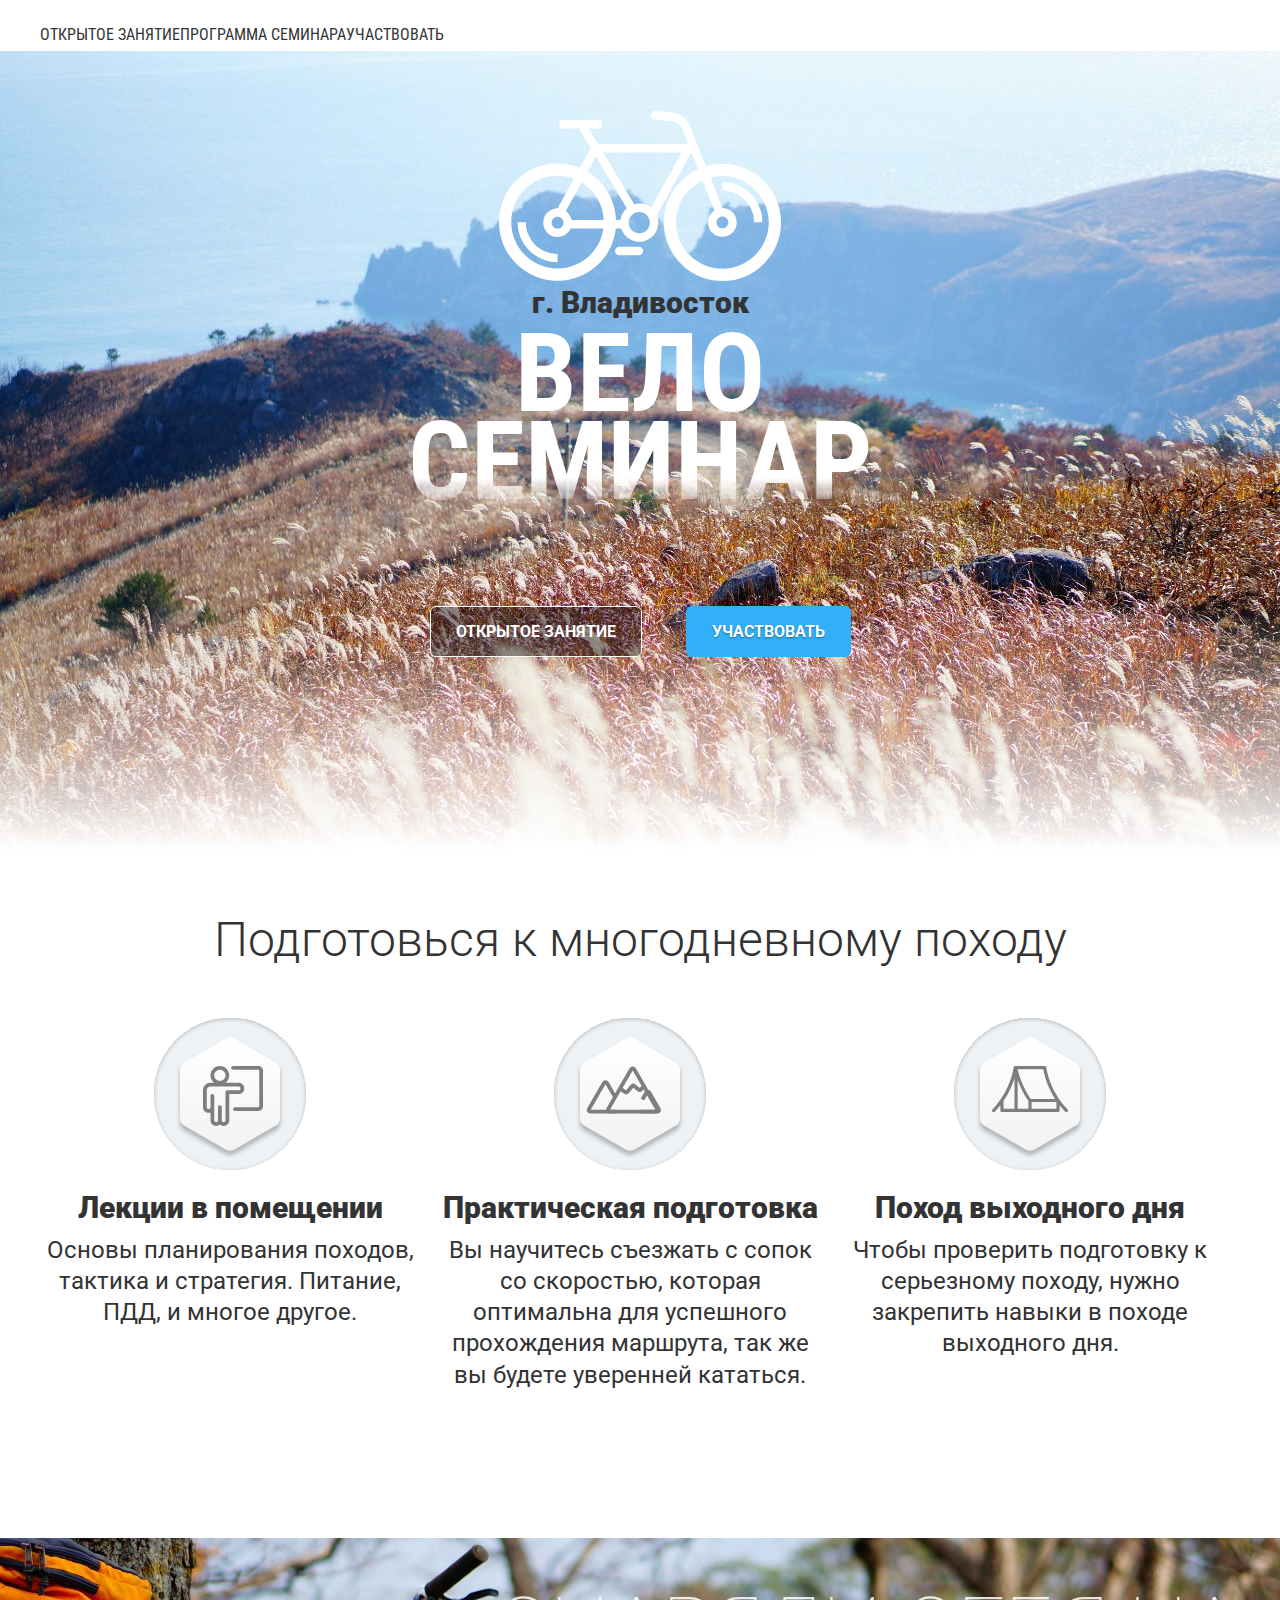
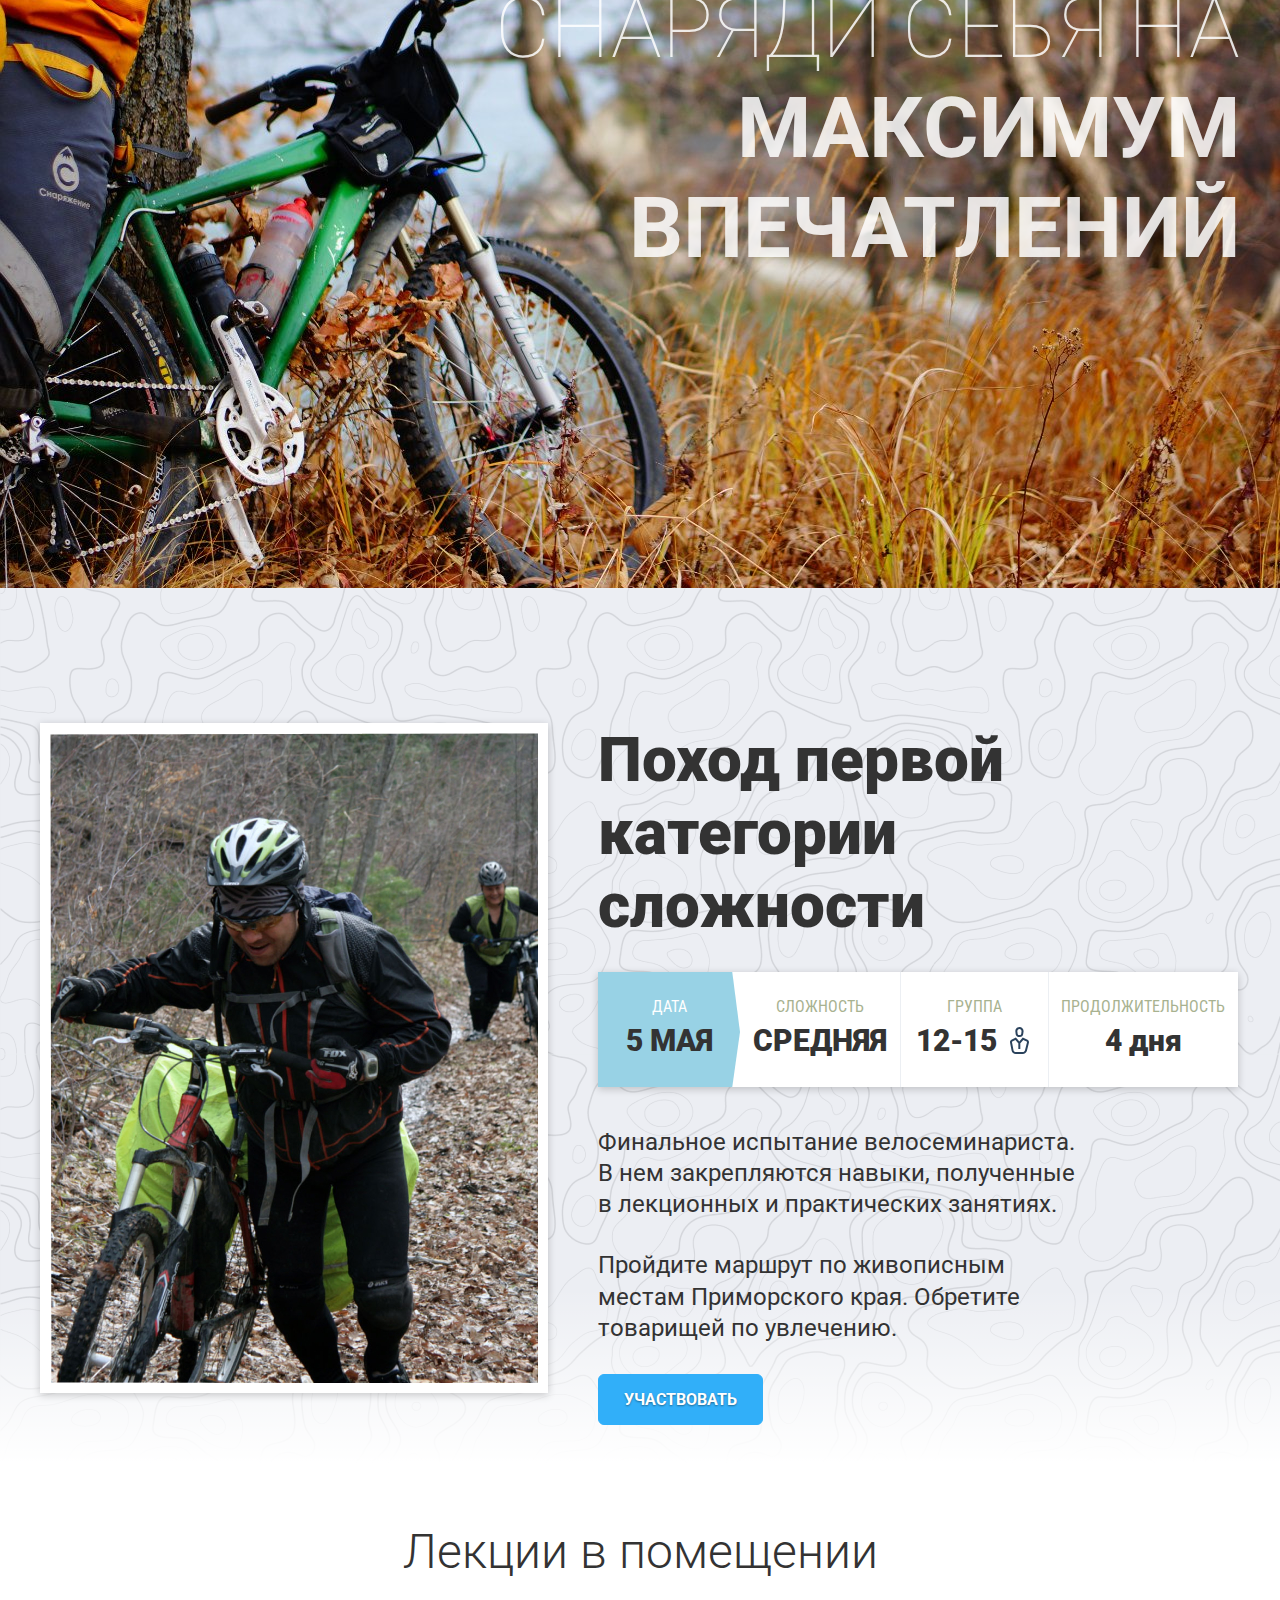
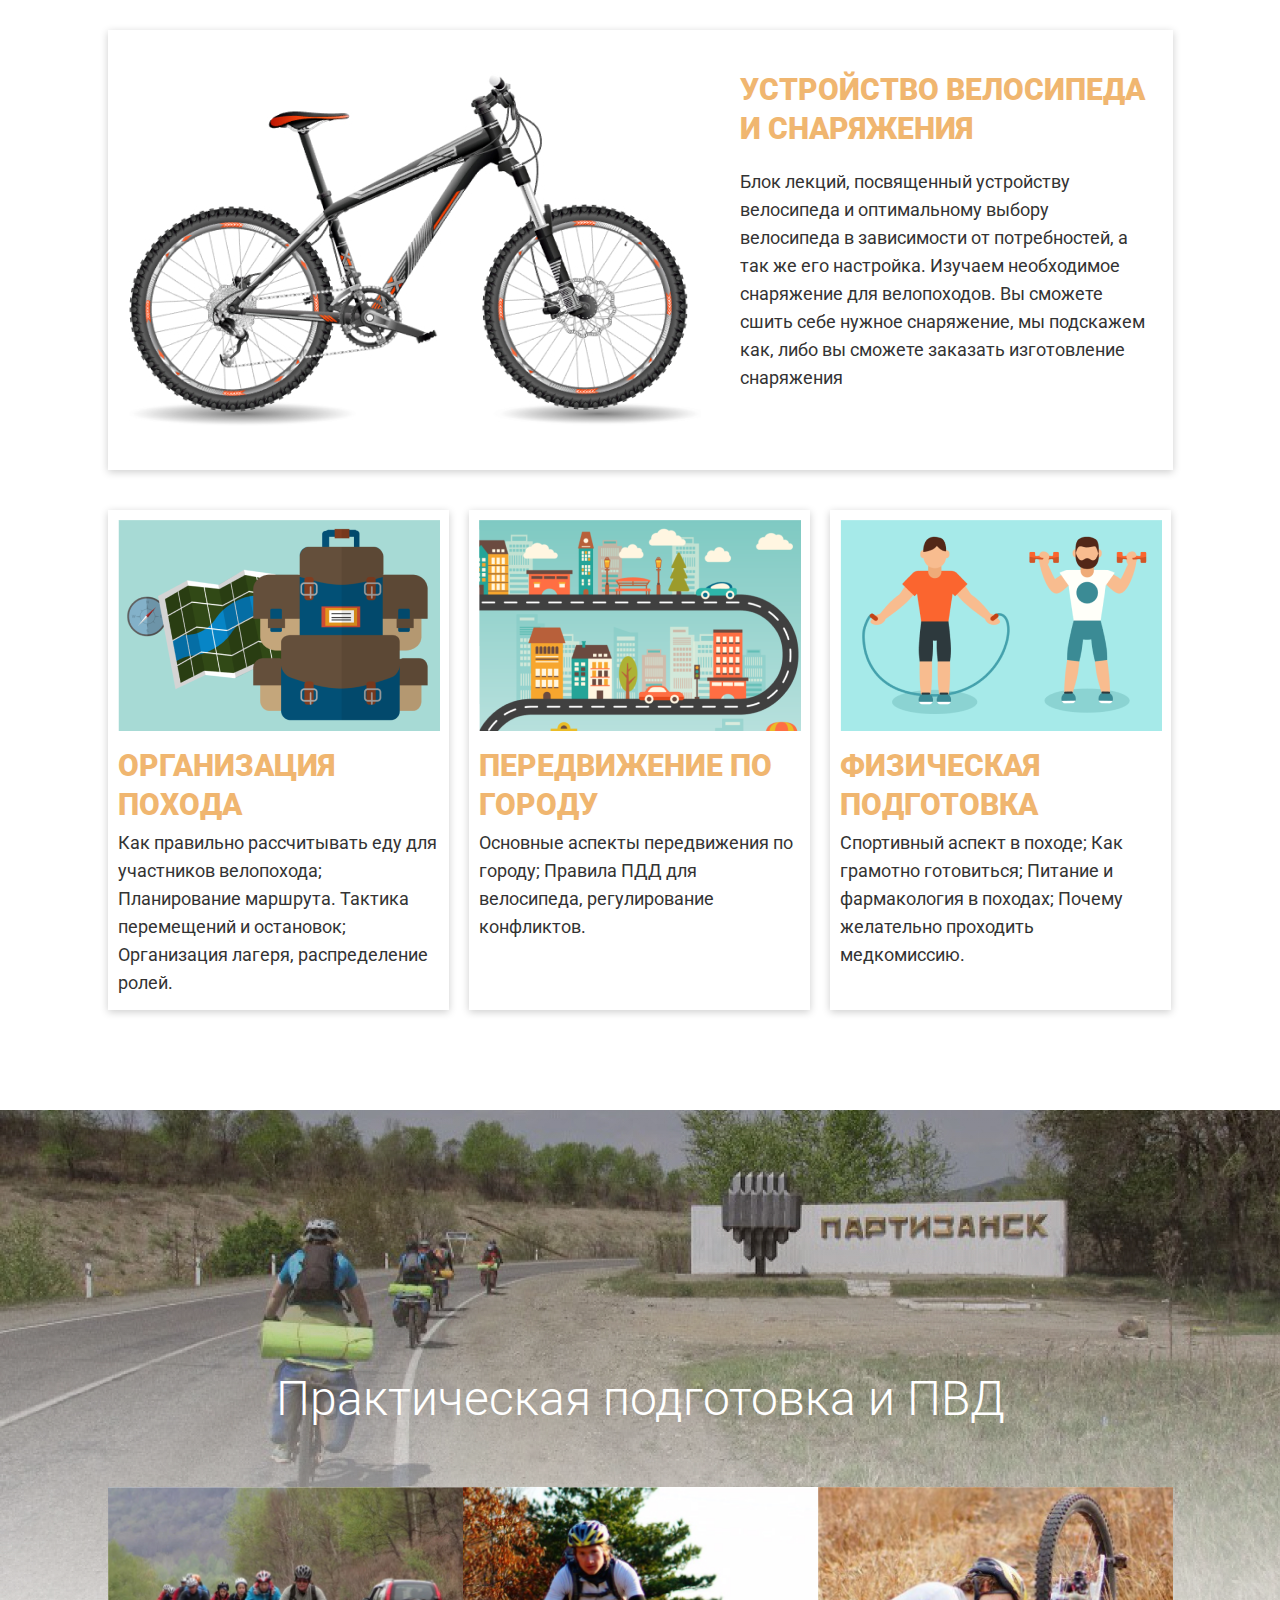
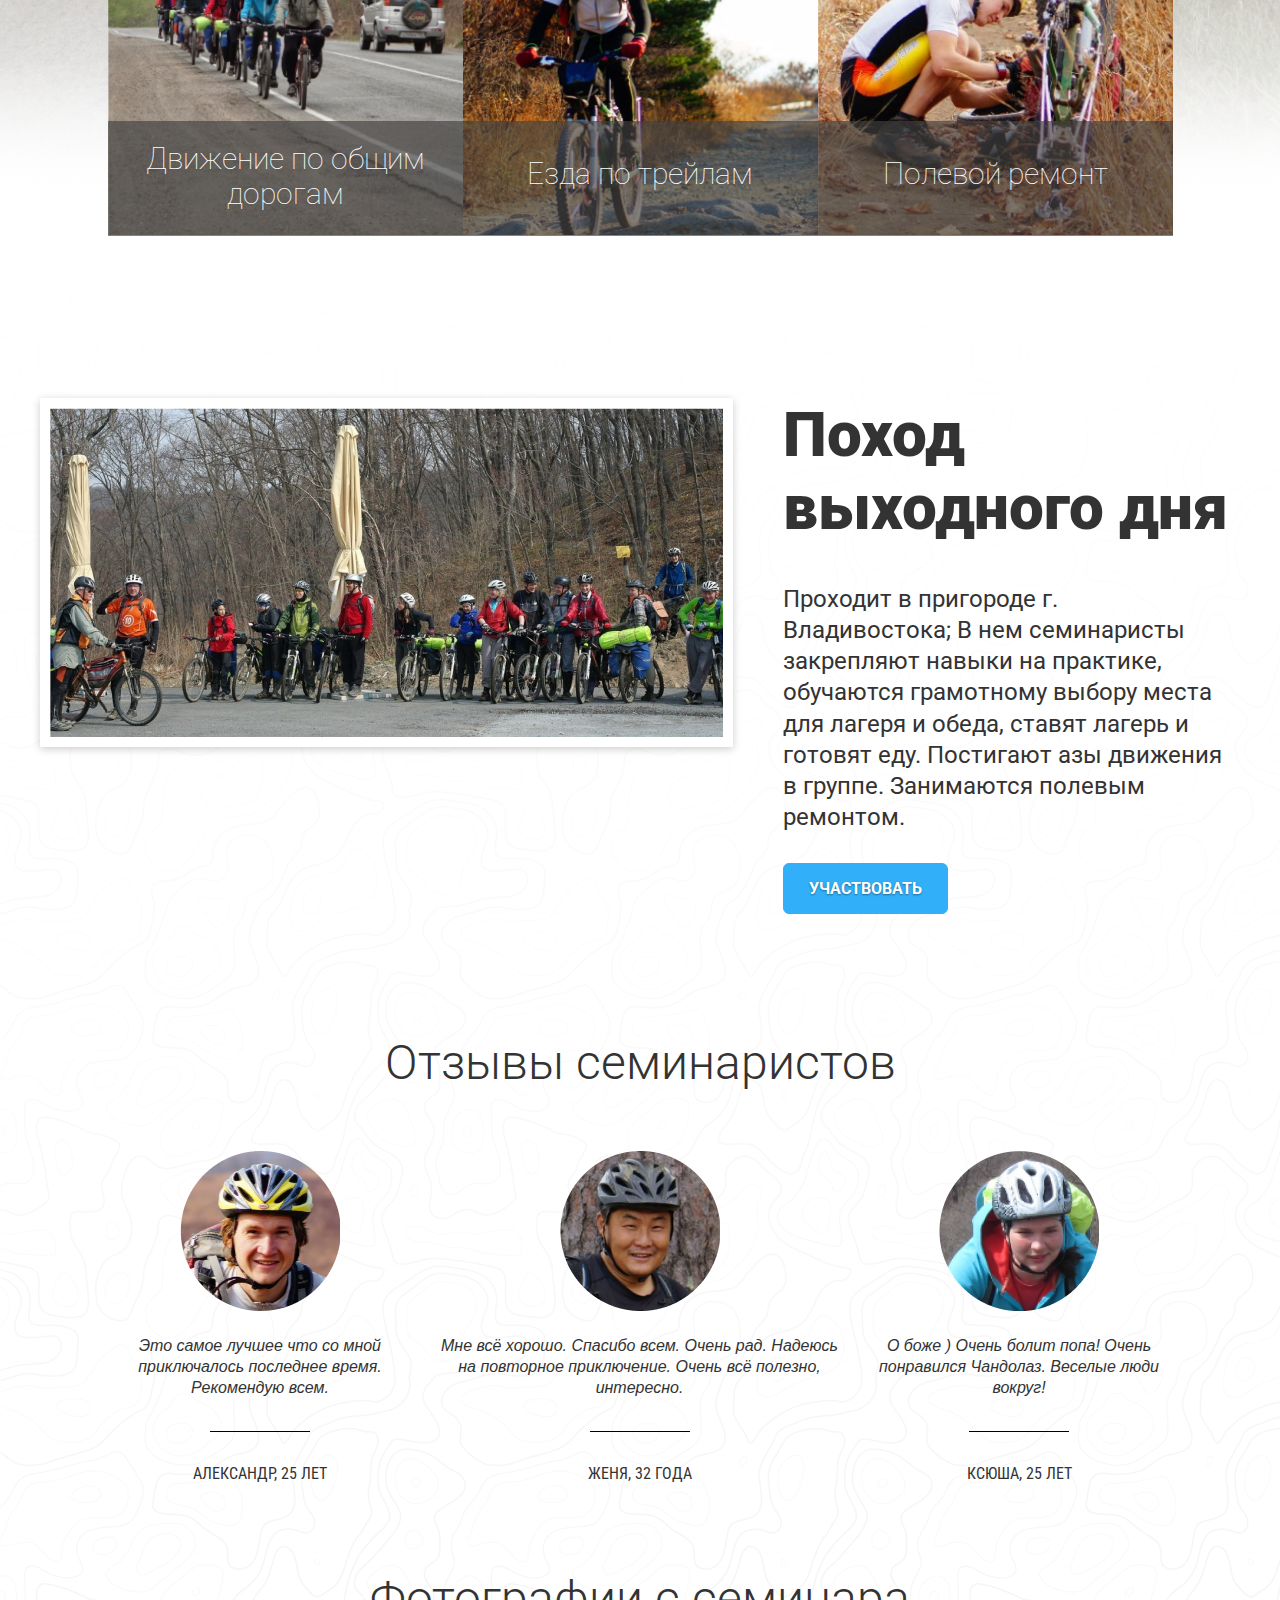
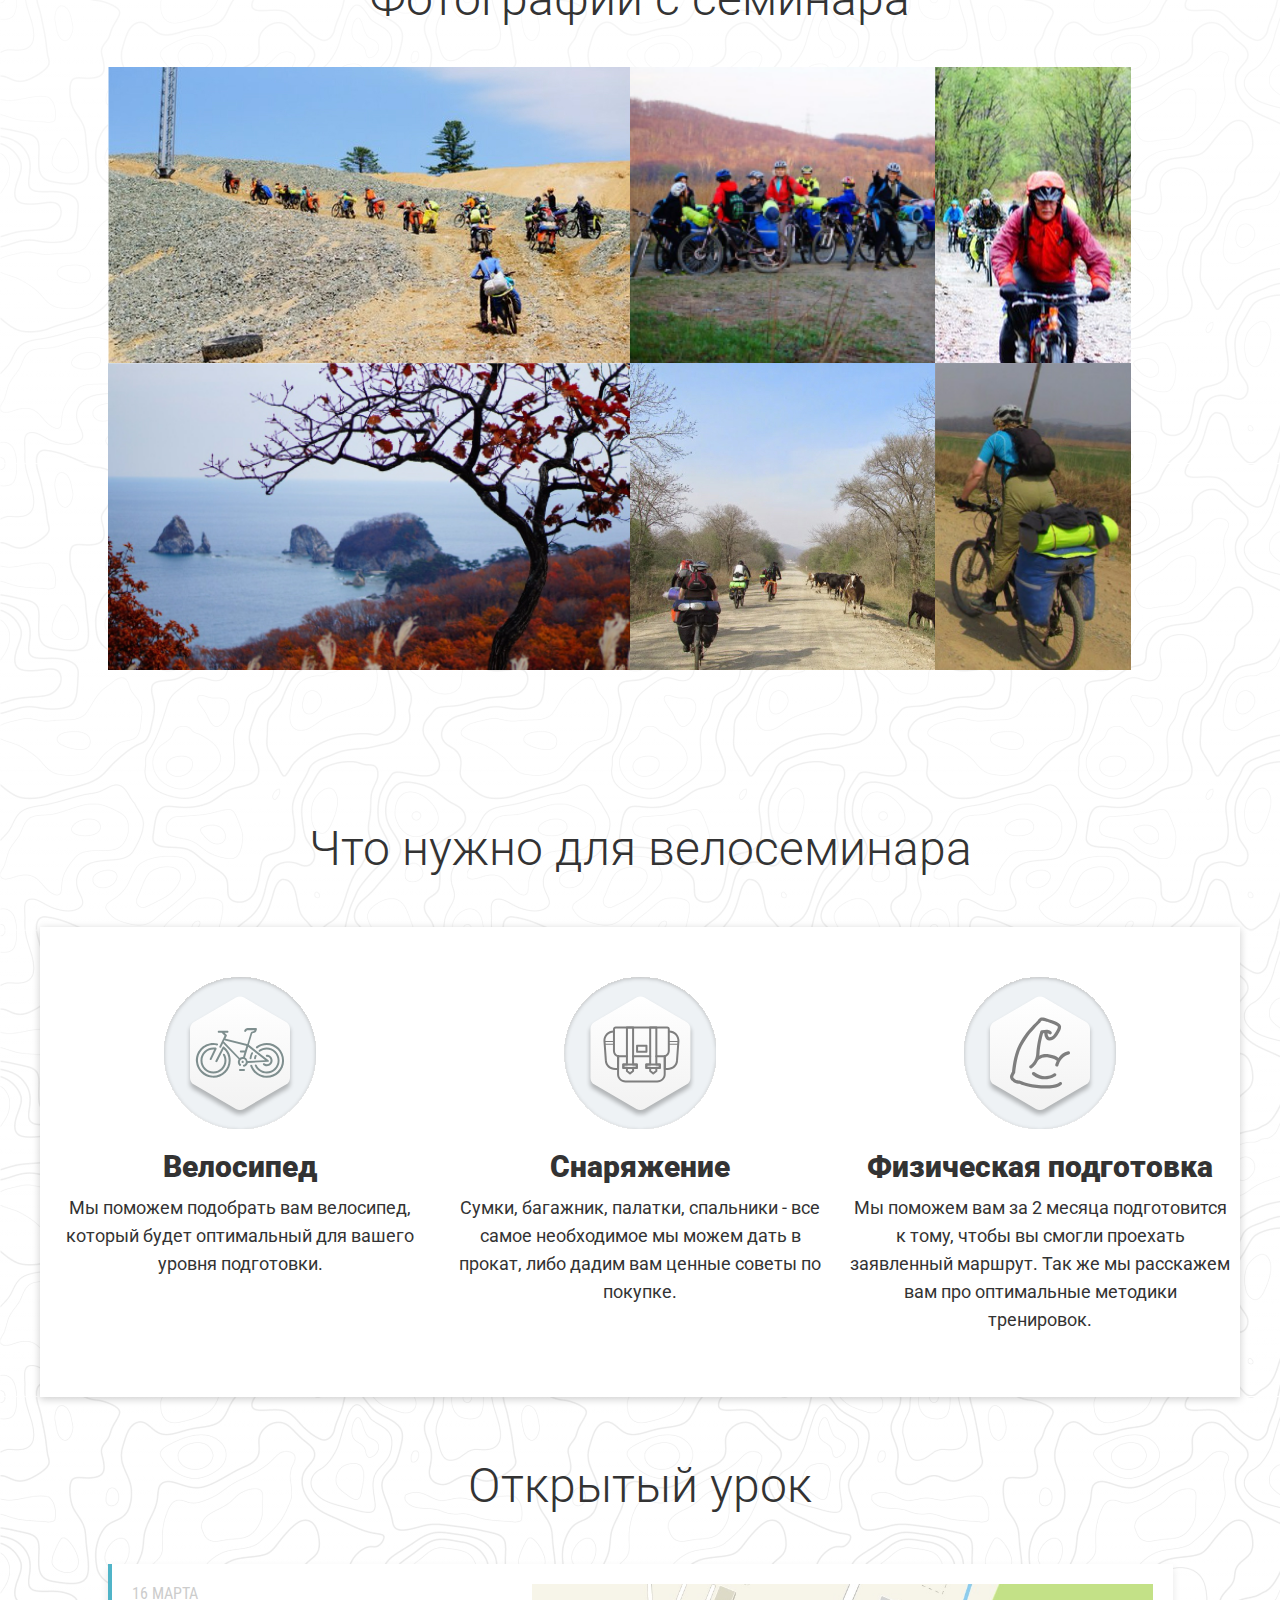
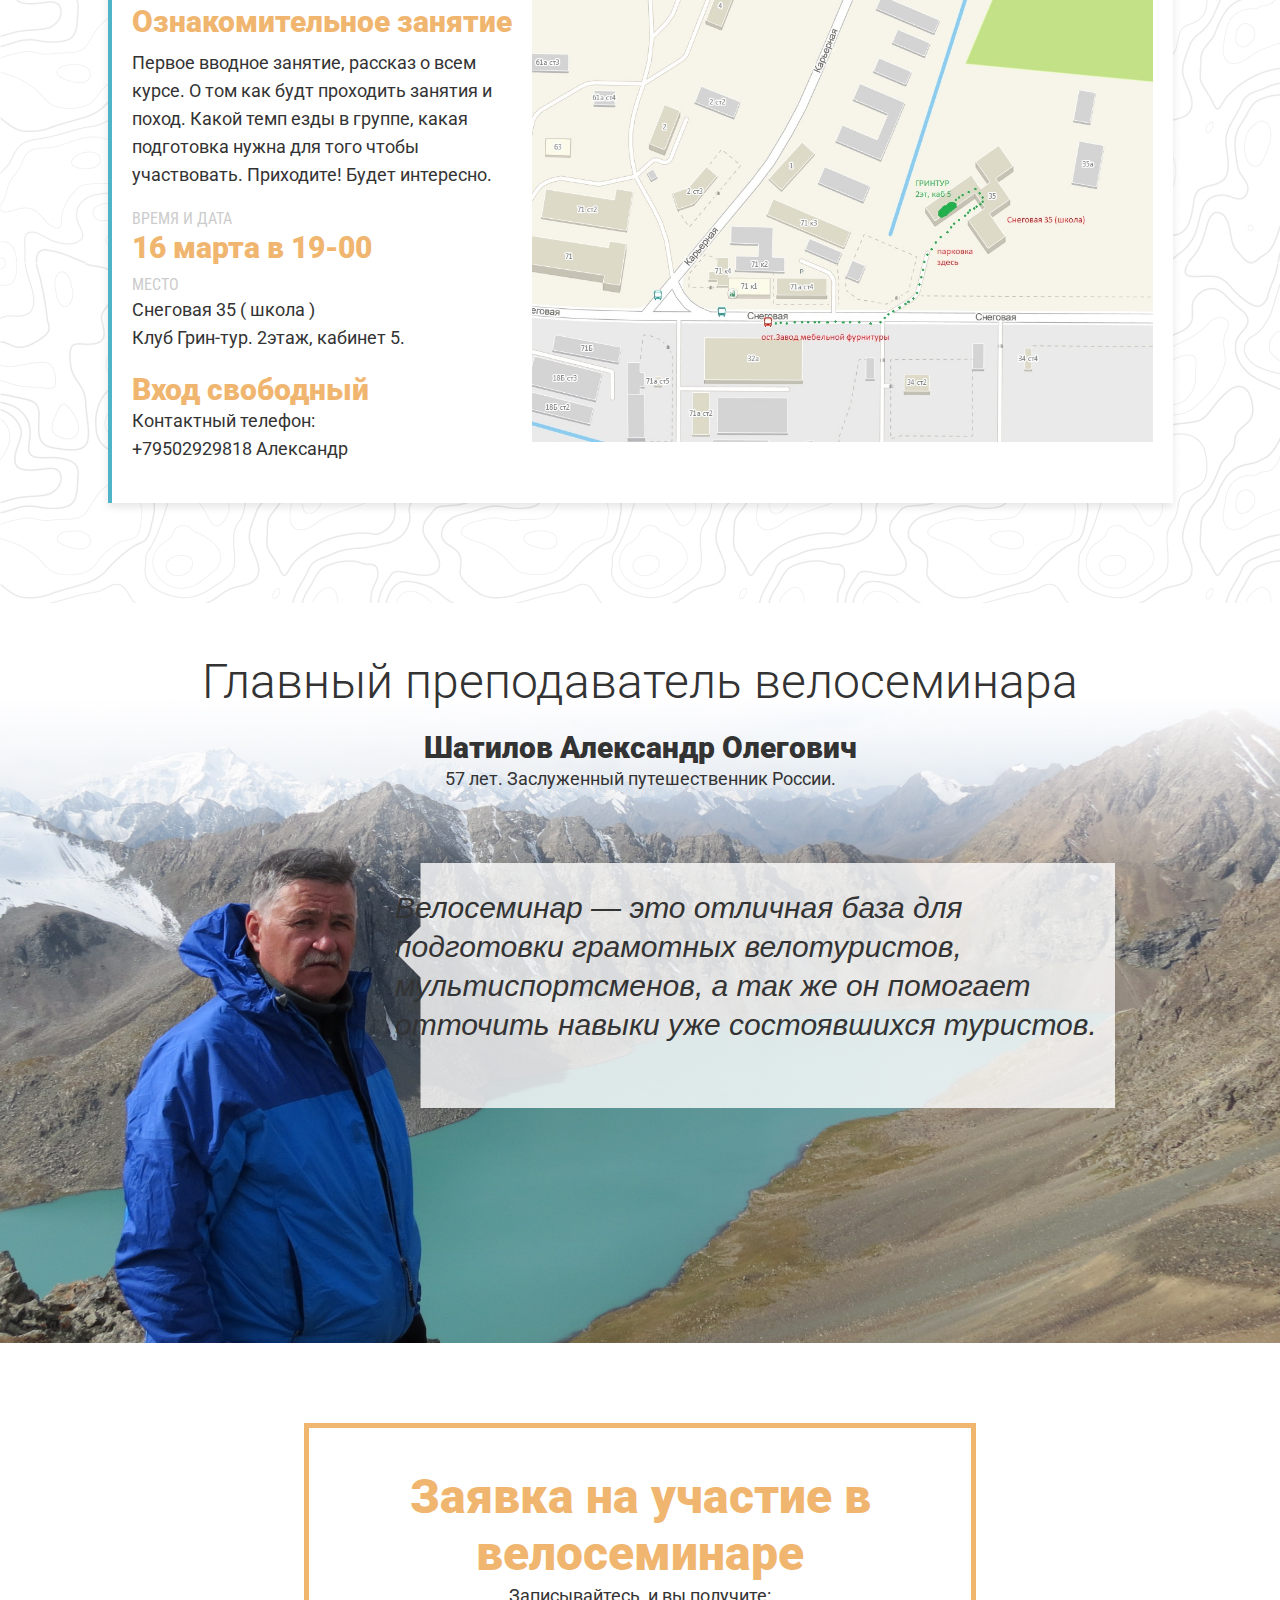
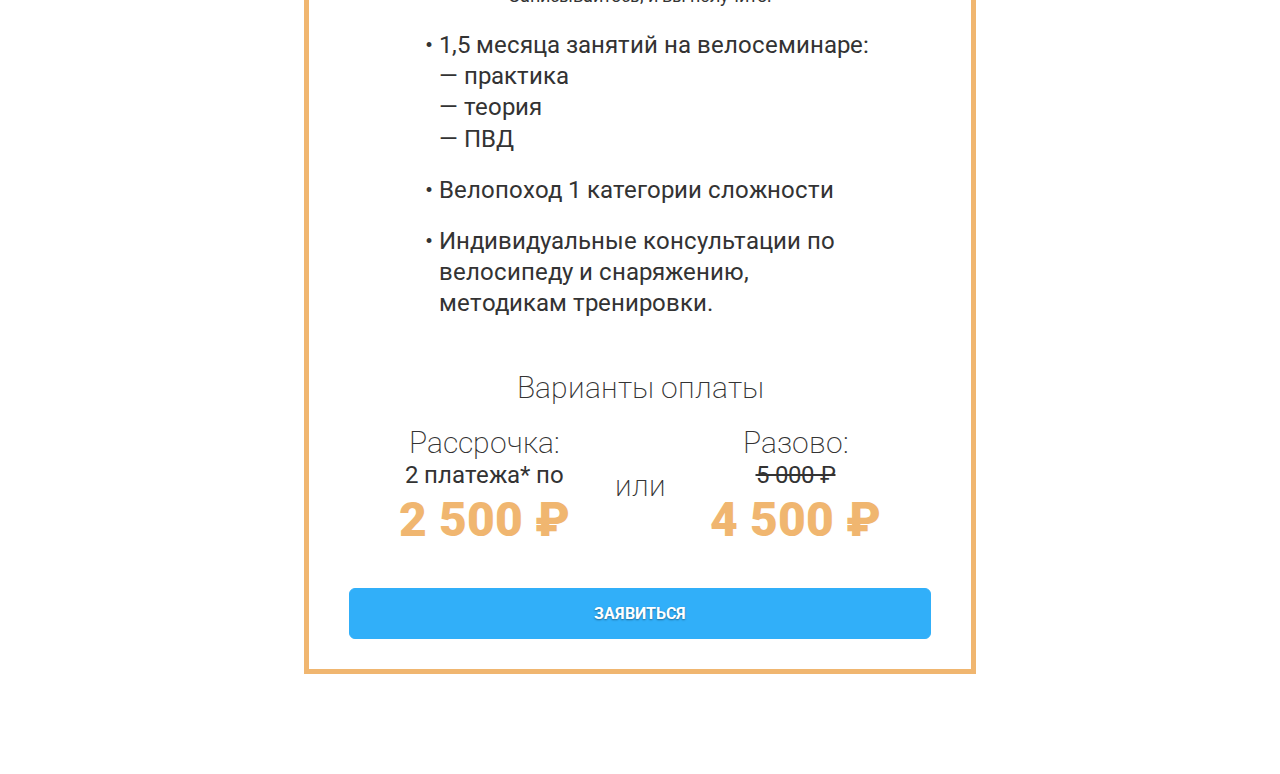
<file: index.html>
<!DOCTYPE html>
<html>
<head>
    <meta charset="UTF-8">
    <meta name =«title» content=«Велосеминар 2017 в г.Владивостоке»>
    <title>Велосеминар 2017 в г.Владивостоке</title>
    <meta name="description" content="Объявляется набор на Велосеминар 2017 !!! Первое открытое занятие пройдет уже 16 марта в 19:00, в клубе Гринтур">
    <meta name="viewport" content="width=device-width, initial-scale=1.0">
    <link rel="stylesheet" href="style/typo.css">
    <link rel="stylesheet" href="style/style.css">
    <link href="https://fonts.googleapis.com/css?family=Roboto+Condensed:400,700|Roboto:300,400,700,900" rel="stylesheet">
<script src="https://ajax.googleapis.com/ajax/libs/jquery/3.1.1/jquery.min.js"></script>
<script>
$(document).ready(function(){
  // Add smooth scrolling to all links
  $("a").on('click', function(event) {

    // Make sure this.hash has a value before overriding default behavior
    if (this.hash !== "") {
      // Prevent default anchor click behavior
      event.preventDefault();

      // Store hash
      var hash = this.hash;

      // Using jQuery's animate() method to add smooth page scroll
      // The optional number (800) specifies the number of milliseconds it takes to scroll to the specified area
      $('html, body').animate({
        scrollTop: $(hash).offset().top
      }, 1500, function(){
   
        // Add hash (#) to URL when done scrolling (default click behavior)
        window.location.hash = hash;
      });
    } // End if
  });
});   
</script>
    
</head>
<header>
    <div class="container">
        <div class="header-logo-container">
        <a href="index.html#main-page-start"><div class="header-logo"></div></a>
        </div>
        <div class="nav">
        <a href="index.html#open-class"><h7>Открытое занятие</h7></a>
        <a href="program.html"><h7>Программа семинара</h7></a>
        <a href="index.html#payment-anchor"><h7 class="header-button">Участвовать</h7></a>
        </div>
    </div>
</header>
<body>
    
<!-- Yandex.Metrika counter -->
<script type="text/javascript">
    (function (d, w, c) {
        (w[c] = w[c] || []).push(function() {
            try {
                w.yaCounter42682004 = new Ya.Metrika({
                    id:42682004,
                    clickmap:true,
                    trackLinks:true,
                    accurateTrackBounce:true,
                    webvisor:true
                });
            } catch(e) { }
        });

        var n = d.getElementsByTagName("script")[0],
            s = d.createElement("script"),
            f = function () { n.parentNode.insertBefore(s, n); };
        s.type = "text/javascript";
        s.async = true;
        s.src = "https://mc.yandex.ru/metrika/watch.js";

        if (w.opera == "[object Opera]") {
            d.addEventListener("DOMContentLoaded", f, false);
        } else { f(); }
    })(document, window, "yandex_metrika_callbacks");
</script>
<noscript><div><img src="https://mc.yandex.ru/watch/42682004" style="position:absolute; left:-9999px;" alt="" /></div></noscript>
<!-- /Yandex.Metrika counter -->
    
    
<div class="hero start-img">
    <img class="bike-icon" src="svg/bike.svg" alt="Bicicle icon">
    <h4 class="city">г. Владивосток</h4>
    <h1>ВЕЛО</br>CEМИНАР</h1>
    <a href="#open-class"><div class="CTA-button ghost">открытое занятие</div></a>
    <a href="#payment-anchor"><div class="CTA-button">участвовать</div></a>
</div>

<div class="container">
    <h3>Подготовься к многодневному походу</h3>
    <div class="promo">
        <img class="promo-icon" src="svg/lecture.svg" alt="Bicicle icon">
        <h4>Лекции в помещении</h4>
        <h5>Основы планирования походов, тактика и стратегия. Питание, ПДД, и многое другое.</h5>
    </div>
    <div class="promo">
        <img class="promo-icon" src="svg/practice.svg" alt="Bicicle icon">
        <h4>Практическая подготовка</h4>
        <h5>Вы научитесь съезжать с сопок со скоростью, которая оптимальна для успешного прохождения маршрута, так же вы будете уверенней кататься.</h5>
    </div>
    <div class="promo no-right-margin">
        <img class="promo-icon" src="svg/pvd.svg" alt="Bicicle icon">
        <h4>Поход выходного дня</h4>
        <h5>Чтобы проверить подготовку к серьезному походу, нужно закрепить навыки в походе выходного дня.</h5>
    </div>
</div>
<div class="hero bike-img">
    <div class="container">
        <span class="big-text thin">СНАРЯДИ СЕБЯ НА</span></br><span class="big-text bold">МАКСИМУМ</br>ВПЕЧАТЛЕНИЙ</span>
    </div>
</div>
<div class="map-bg">
    <div class="container">
        <div class="img-pohod"></div>
        <div class="container-right">
        <h2>Поход первой категории сложности</h2>
        <div class="dashboard">
            <div class="dashboard-group date ">
                <h7>ДАТА</h7>
                <h4>5 МАЯ</h4>
            </div>
            <div class="dashboard-group difficulty">
                <h7>сложность</h7>
                <h4>СРЕДНЯЯ</h4>
            </div>
            <div class="dashboard-group group">
                <h7>группа</h7>
                <h4 class="with-icon">12-15</h4><i class="icon-man"></i>
            </div>
            <div class="dashboard-group length">
                <h7>продолжительность</h7>
                <h4>4 дня</h4>
            </div>
        </div>
        <div class="container-min">
        <h5>Финальное испытание велосеминариста. В нем закрепляются навыки, полученные в лекционных и практических занятиях.
        </h5>
        <h5>Пройдите маршрут по живописным местам Приморского края. Обретите товарищей по увлечению.
        </h5>
        <a href="#payment-anchor"><a href="#payment-anchor"><div class="CTA-button">участвовать</div></a></a>
        </div>   
        </div>
    </div>
</div>
<div class="container-narrow">
    <h3>Лекции в помещении</h3>
    <div class="card-big">
        <div class="card-big-img"></div>
        <div class="card-text">
            <h4>Устройство велосипеда и снаряжения</h4>
            <p>Блок лекций, посвященный устройству велосипеда и оптимальному выбору велосипеда в зависимости от потребностей, а так же его настройка. Изучаем необходимое снаряжение для велопоходов. Вы сможете сшить себе нужное снаряжение, мы подскажем как, либо вы сможете заказать изготовление снаряжения</p>
        </div>
    </div>
    <div class="card">
        <div class="card-img pohod-org"></div>
        <div class="card-text">
            <h4>Организация похода</h4>
            <p>Как правильно рассчитывать еду для участников велопохода; Планирование маршрута. Тактика перемещений и остановок; Организация лагеря, распределение ролей.</p>
        </div>
    </div>
    <div class="card">
        <div class="card-img city-travel"></div>
        <div class="card-text">
            <h4>Передвижение по городу</h4>
            <p>Основные аспекты передвижения по городу; Правила ПДД для велосипеда, регулирование конфликтов.</p>
        </div>
    </div>
    <div class="card no-right-margin">
        <div class="card-img health"></div>
        <div class="card-text">
            <h4>Физическая подготовка</h4>
            <p>Спортивный аспект в походе; Как грамотно готовиться; Питание и фармакология в походах; Почему желательно проходить медкомиссию.</p>
        </div>
    </div>

</div>
<div class="hero practice-img">
    <div class="container-narrow">
        <h3>Практическая подготовка и ПВД</h3>
        <div class="img-card roads">
            <div class="Tagline">
                <h4>Движение по общим дорогам</h4>
            </div>
        </div>
        <div class="img-card trails">
            <div class="Tagline">
                <h4>Езда по трейлам</h4>
            </div>
        </div>
        <div class="img-card repair">
            <div class="Tagline">
                <h4>Полевой ремонт</h4>
            </div>
        </div>
    </div>
</div>

<div class="map-bg-bottom">

<div class="container">
    <div class="img-pvd"></div>
    
    <div class="container-right-narrow">
    <h2>Поход выходного дня</h2>

    <h5>Проходит в пригороде г. Владивостока; В нем семинаристы закрепляют навыки на практике, обучаются грамотному выбору места для лагеря и обеда, cтавят лагерь и готовят еду. Постигают азы движения в группе. Занимаются полевым ремонтом. 
    </h5>
    <a href="#payment-anchor"><div class="CTA-button">участвовать</div></a>
    </div>   
</div>
<div class="container-narrow">
    <h3>Отзывы семинаристов</h3>
    <div class="review">
        <div class="review-img alex"></div>
        <h6>Это самое лучшее что со мной приключалось последнее время. Рекомендую всем.</h6>
        <h7>Александр, 25 лет</h7>
    </div>
    <div class="review review-width">
        <div class="review-img jheka"></div>
        <h6>Мне всё хорошо. Спасибо всем. Очень рад. Надеюсь на повторное приключение. Очень всё полезно, интересно.</h6>
        <h7>Женя, 32 года</h7>
    </div>
    <div class="review">
        <div class="review-img ksusha"></div>
        <h6>О боже ) Очень болит попа! Очень понравился Чандолаз. Веселые люди вокруг!</h6>
        <h7>Ксюша, 25 лет</h7>
    </div>
    <div class="container-narrow">
        <h3 class="image-cards">Фотографии с семинара</h3>
        <div class="image-1"></div>
        <div class="image-3"></div>
        <div class="image-5"></div>
        <div class="image-2"></div>
        <div class="image-4"></div>
        <div class="image-6"></div>
    </div>
</div>
<div class="container">
    <h3 class="what-is-needed">Что нужно для велосеминара</h3>
    <div class="block">
        <div class="promo left-align">
            <div class="promo-icon velo"></div>
            <h4>Велосипед</h4>
            <p>Мы поможем подобрать вам велосипед, который будет оптимальный для вашего уровня подготовки.</p>
        </div>
        <div class="promo left-align">
            <div class="promo-icon gear"></div>
            <h4>Снаряжение</h4>
            <p>Сумки, багажник, палатки, спальники - все самое необходимое мы можем дать в прокат, либо дадим вам ценные советы по покупке. </p>
        </div>
        <div class="promo left-align no-right-margin">
            <div class="promo-icon strength"></div>
            <h4>Физическая подготовка</h4>
            <p>Мы поможем вам за 2 месяца подготовится к тому, чтобы вы смогли проехать заявленный маршрут. Так же мы расскажем вам про оптимальные методики тренировок.</p>
        </div>
    </div>
</div>
<div class="container-narrow">

    <h3 id="open-class">Открытый урок</h3> 
            <div class="plan">
                <div class="urok-frame first-one">
                    <div class="urok">
                        <h7>16 Марта</h7>
                        <h4>Ознакомительное занятие</h4>
                        <p>Первое вводное занятие, рассказ о всем курсе. О том как будт проходить занятия и поход. Какой темп езды в группе, какая подготовка нужна для того чтобы участвовать.
Приходите! Будет интересно.</p>
                        <h7>Время и дата</h7>
                        <h4>16 марта в 19-00</h4>
                        <h7>Место</h7>
                        <p>Снеговая 35 ( школа )</br>
                        Клуб Грин-тур. 2этаж, кабинет 5.</p>
                        <h4 class="last">Вход свободный</h4>
                <p>Контактный телефон:</br> +79502929818 Александр</p>
                    </div>
                    <div class="location"></div>
                    </div>
            </div>

</div>
<div class="hero bottom-trail">
    <div class="container center-container">
        <h3>Главный преподаватель велосеминара</h3>
        <div class="shatilov-info">
            <h4>Шатилов Александр Олегович</h4>
            <p>57 лет. Заслуженный путешественник России.</p>
        </div>

        <div class="review shatilovshina">
            <div class="shatilov">
                 <span class="ending-text">Велосеминар — это отличная база для подготовки грамотных велотуристов, мультиспортсменов, а так же он помогает отточить навыки уже состоявшихся туристов.</span>
            </div>       
        </div>
    </div>
</div>

</div>

<div class="container-narrow center-container">
    <div id="payment-anchor" class="bundle">
        <div class="text-block">
            <h3>Заявка на участие в велосеминаре</h3>
            <p>Записывайтесь, и вы получите:</p>
            <h5 class="format">
            • 1,5 месяца занятий на велосеминаре:</br>
            — практика</br>
            — теория</br>
            — ПВД</h5>

            <h5>• Велопоход 1 категории сложности</h5>

            </h5>• Настройку велосипеда</h5>

            <h5>• Индивидуальные консультации по
            велосипеду и снаряжению, методикам
            тренировки.
            </h5>
        </div>
        <h4 class="payment">Варианты оплаты</h4>
        <div class="payment1">
            <h4>Рассрочка:</h4>
            <h5>2 платежа* по</h5>
            <h3> 2 500 ₽</h3>
        </div>
        <h4 class="or">или</h4>
        <div class="payment2">
            <h4>Разово:</h4>
            <h5>5 000 ₽</h5>
            <h3> 4 500 ₽</h3>
        </div>

        <div

        data-anijs="if:click, do: $toggleClass show, to:.form-input-bg;
                    if: click, on: .close-form, do: $removeClass show, to: $closest target | .form-input-bg;"
       
        class="CTA-button full-width">ЗАЯВИТЬСЯ</div>
    </div>

</div>
<div class="form-input-bg">
    <div class="form-input">
        <i class="close-form"></i>
        <h4>Заявка на участие</h4>
            <form method="POST" action="http://formspree.io/strife88@mail.ru">
                <h7> Имя </h7> <input type="text" placeholder="Введите ваше имя" name="name">
                <h7> E-mail: </h7> <input type="email" placeholder="Ваш E-mail" name="email"><br>
                <h7> Телефон: </h7> <input type="tel" placeholder="Ваш Телефон" name="telephone"><br> 
                <button class="CTA-button" type="submit">Отправить</button>

            </form>
    </div>
</div>

</div>


</div>

  <!-- AniJS core library -->
  <script src="http://anijs.github.io/lib/anijs/anijs-min.js"></script> 

  <!-- Include to use $addClass, $toggleClass or $removeClass -->
  <script src="http://anijs.github.io/lib/anijs/helpers/dom/anijs-helper-dom-min.js"></script>


</body>

</html>
</file>
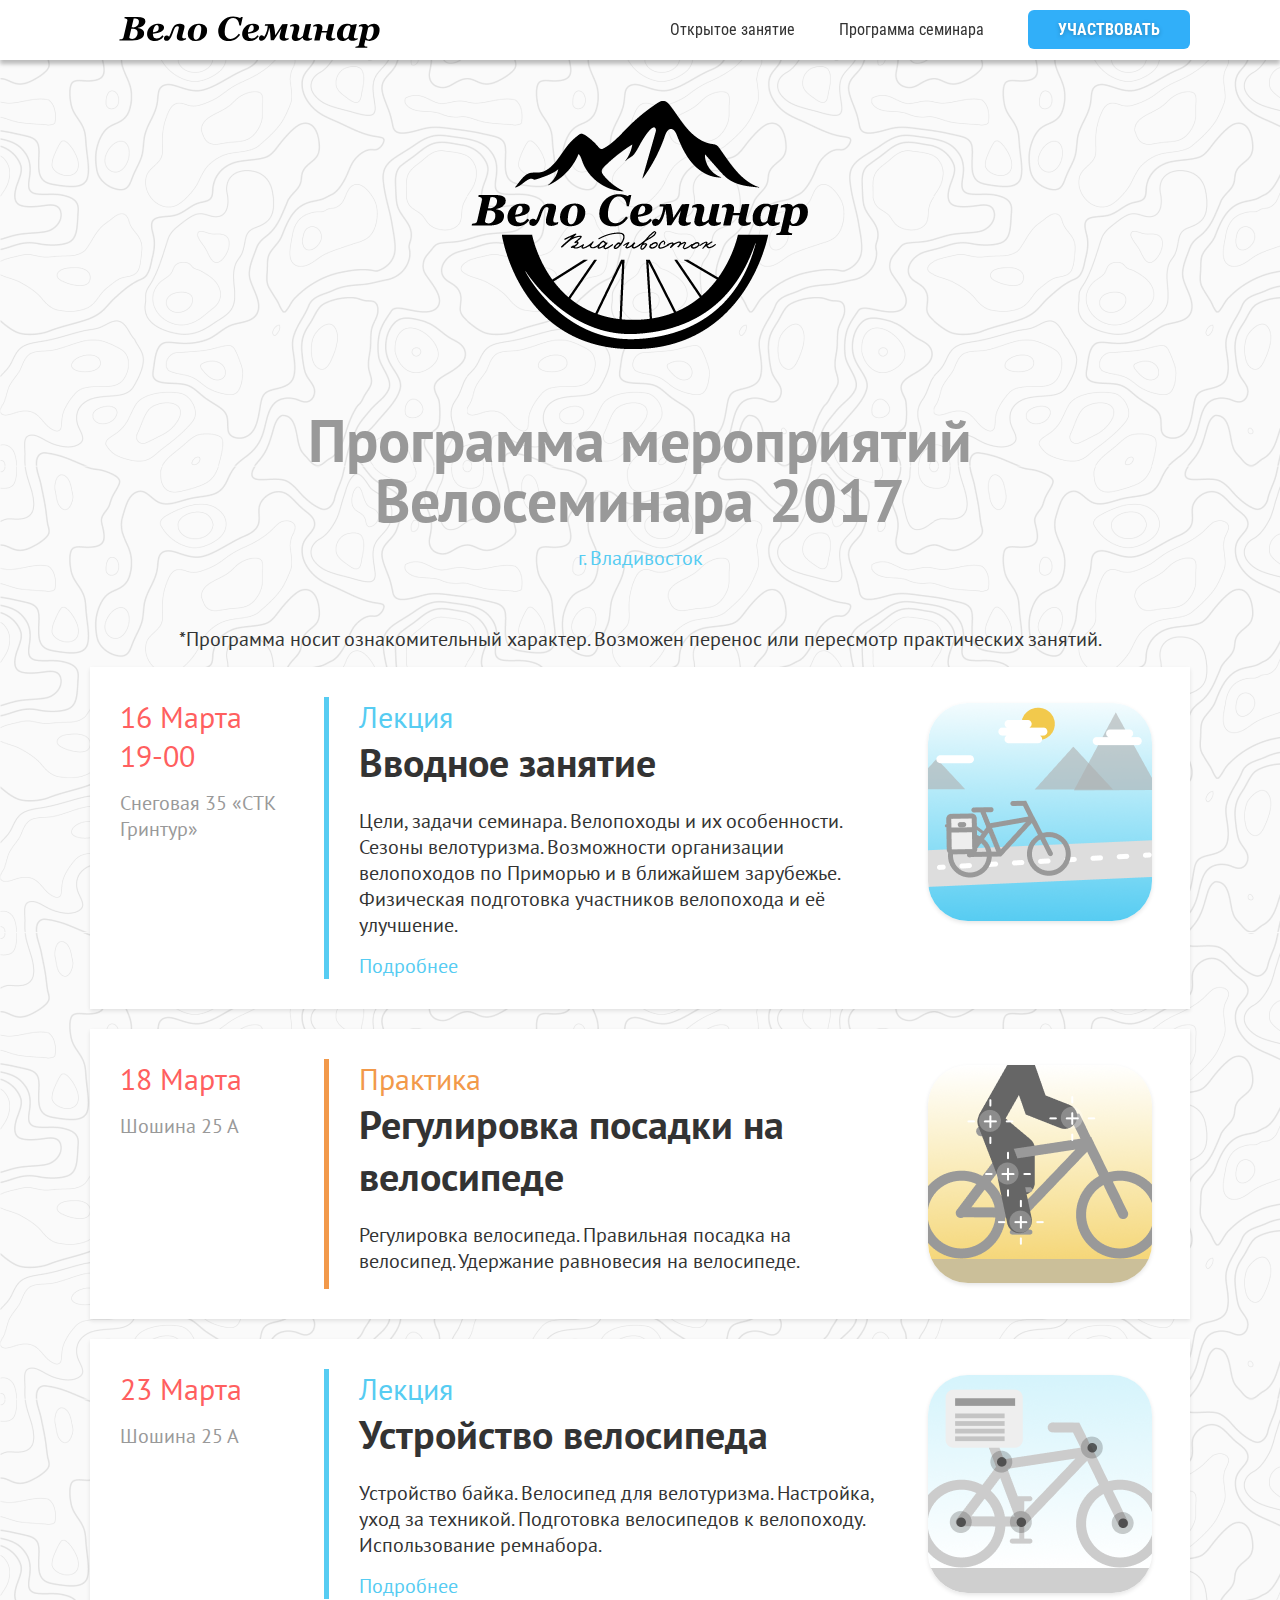
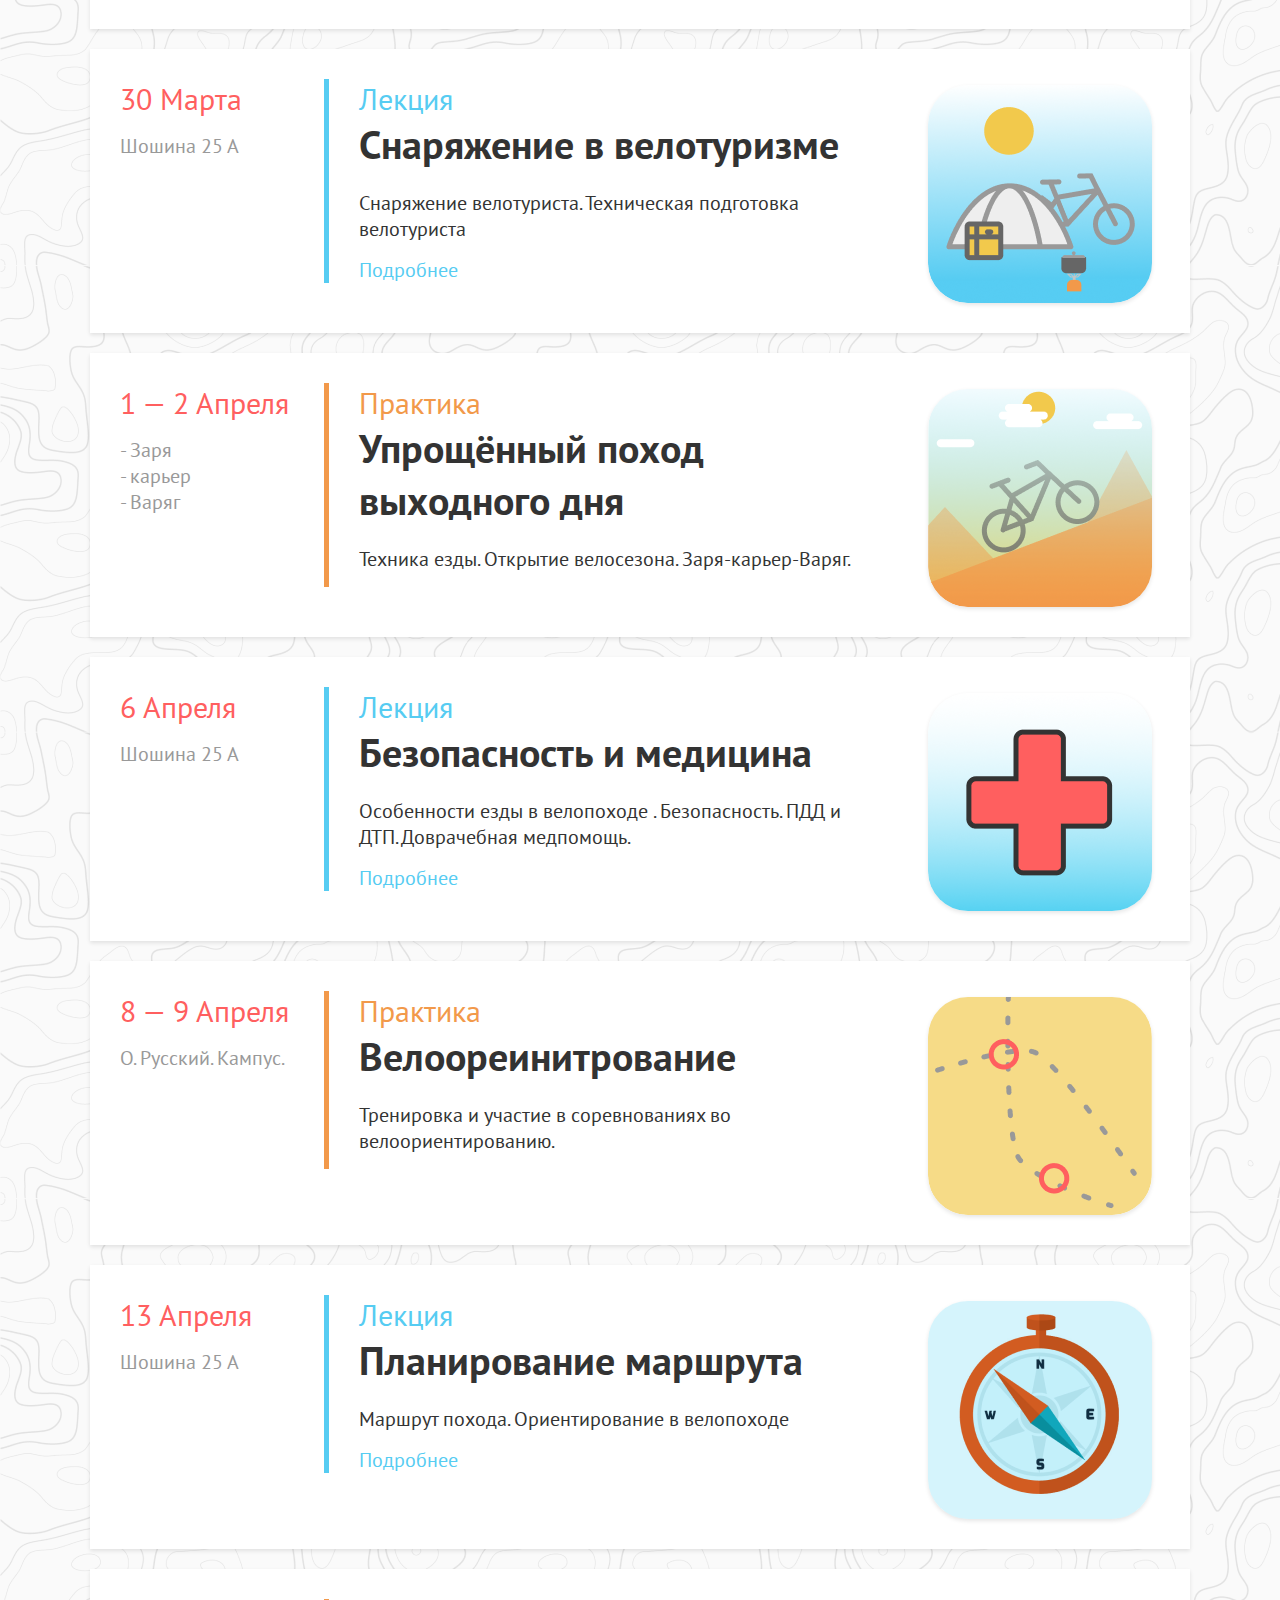
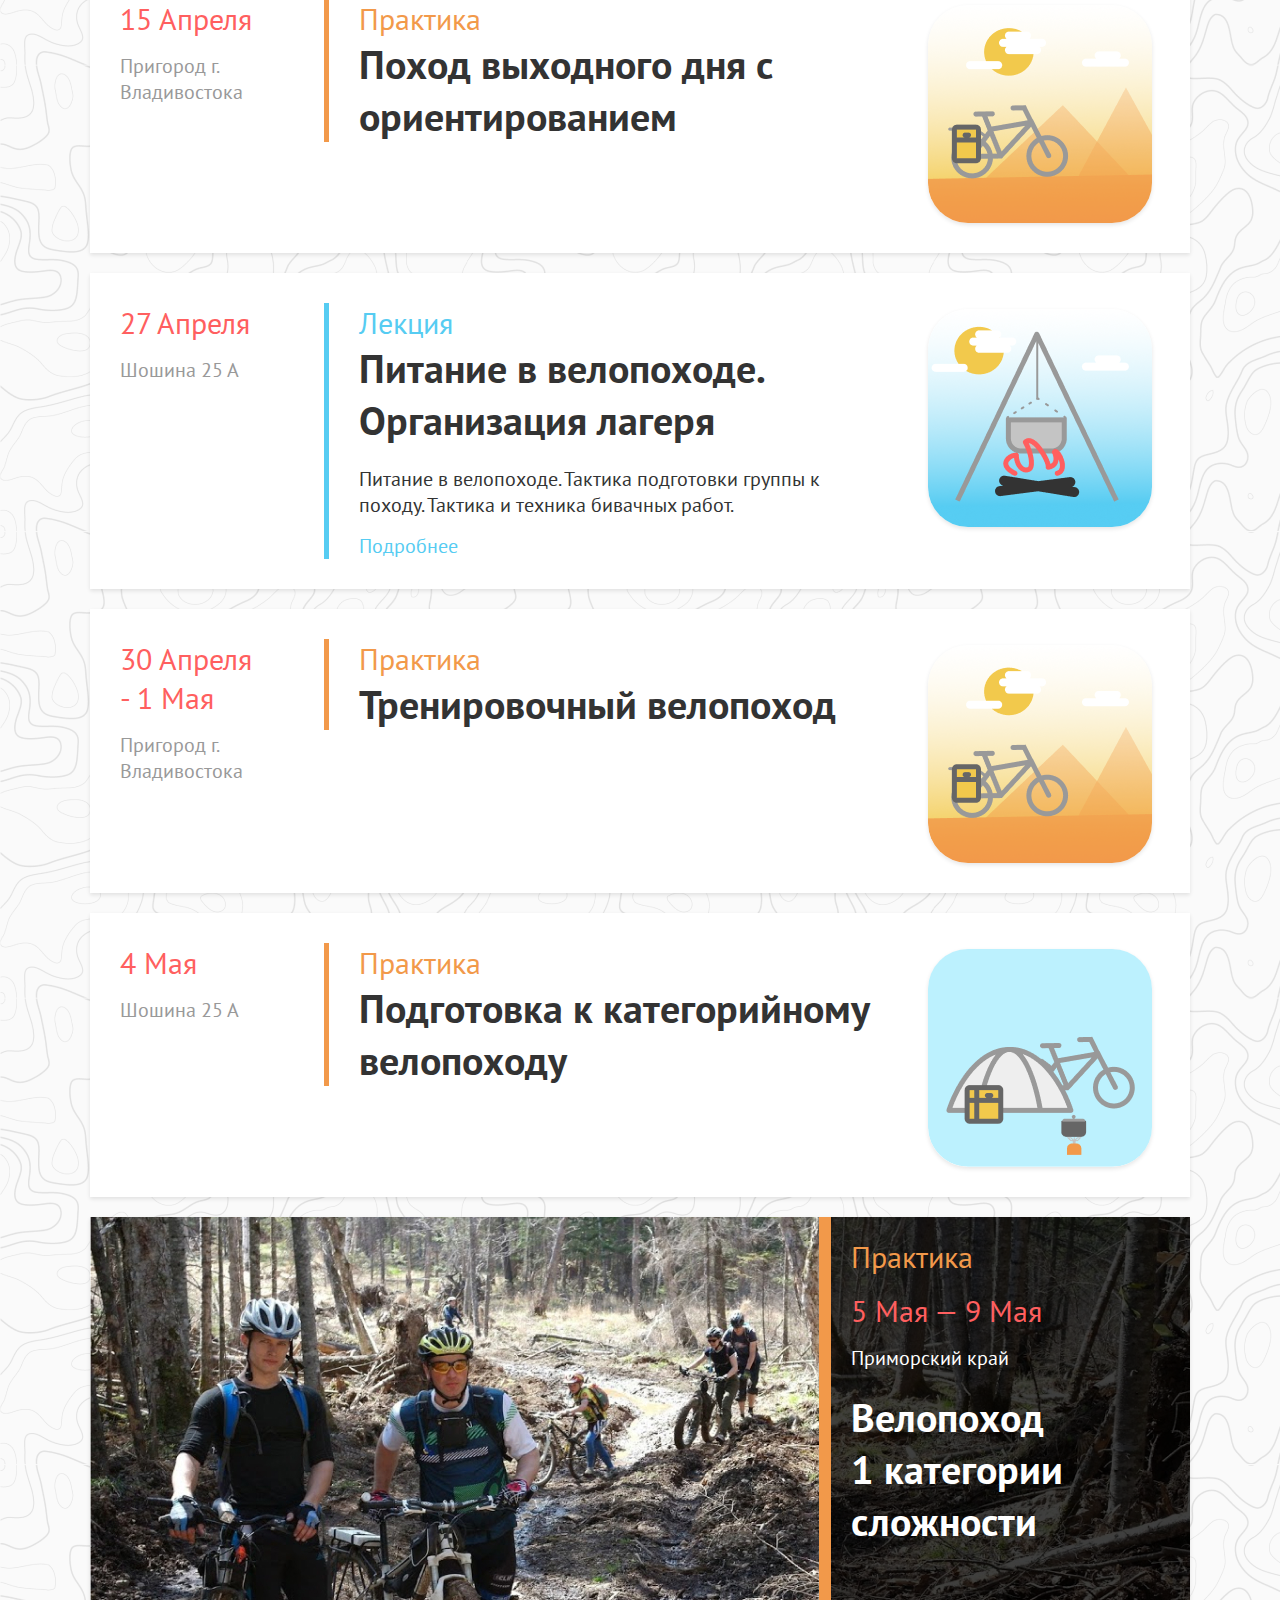
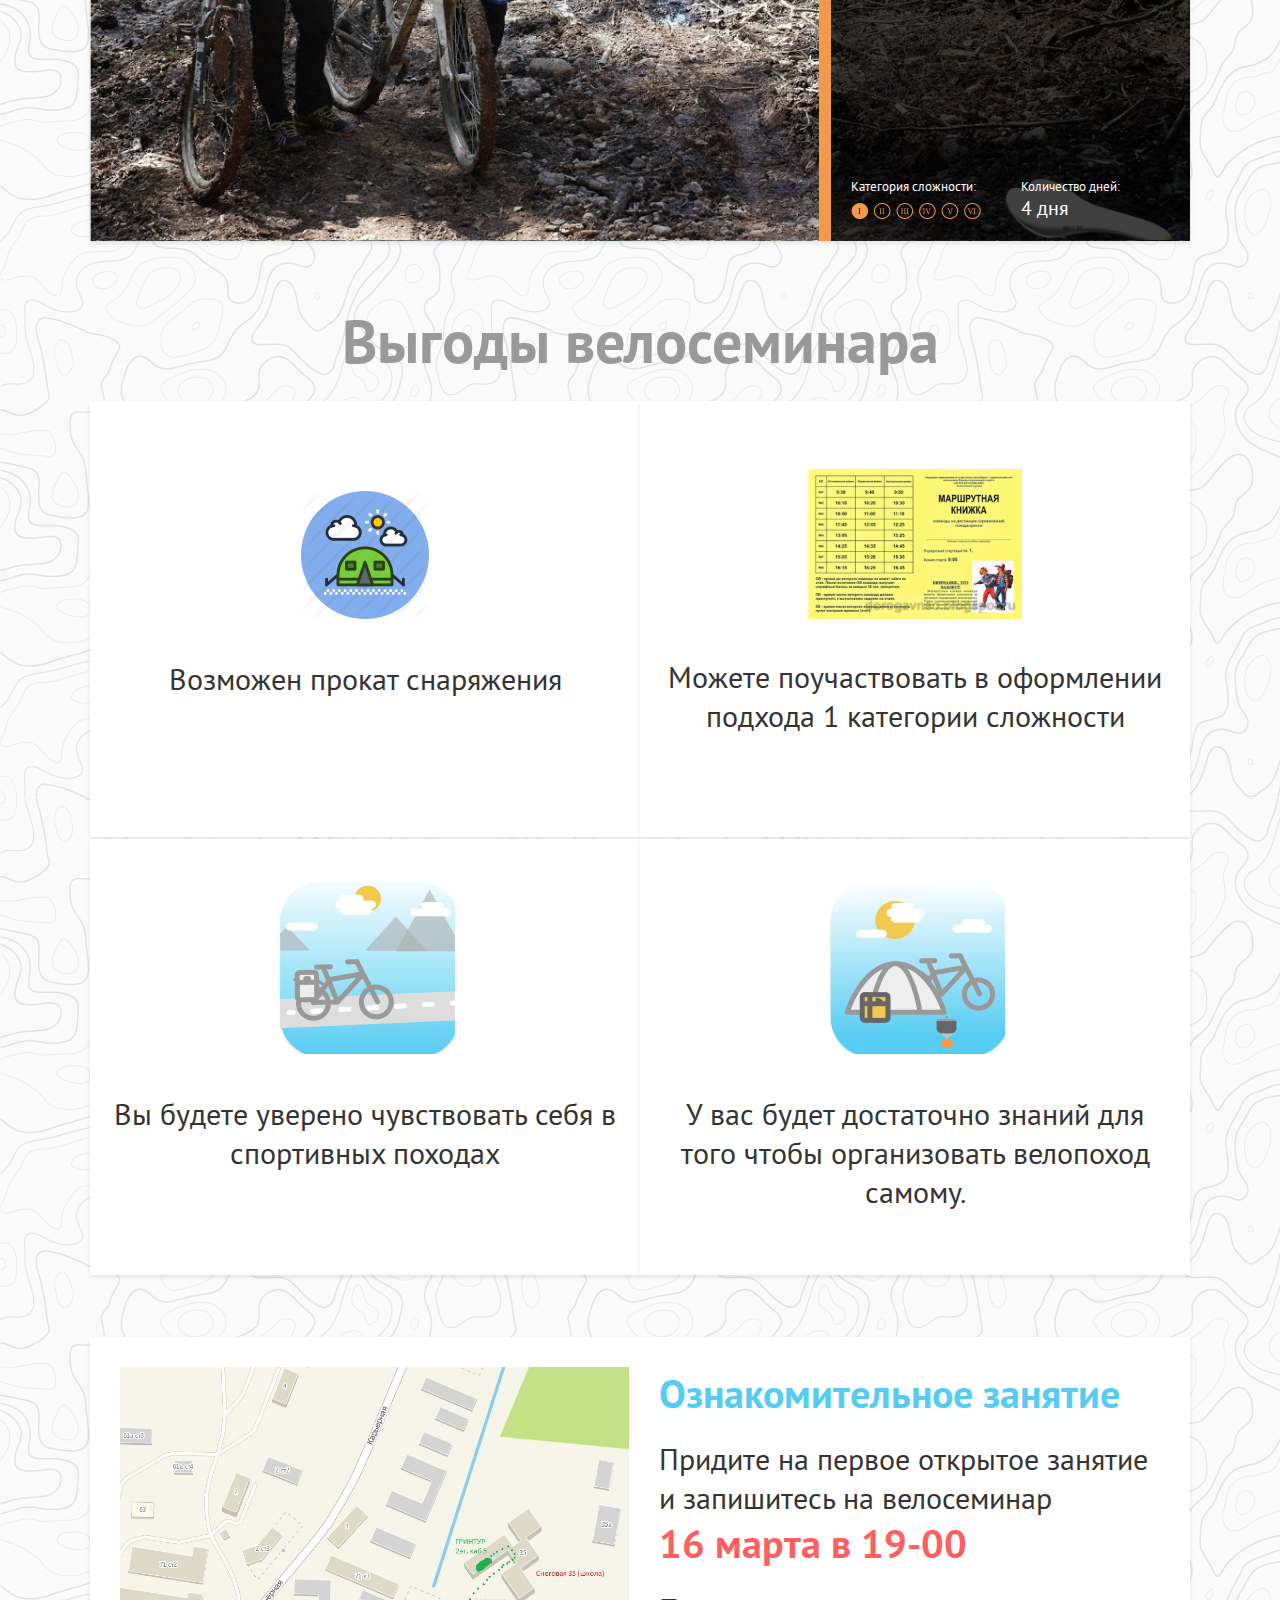
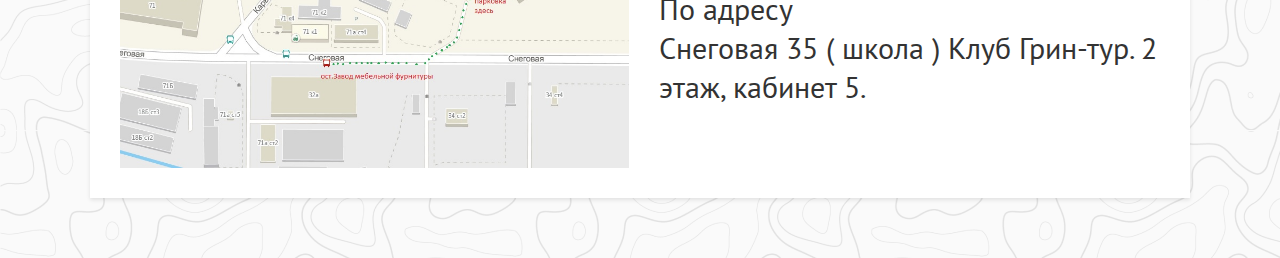
<file: program.html>
<!DOCTYPE html>
<html>
<head>
    <meta name="viewport" content="width=device-width, initial-scale=1.0">
    <meta charset="UTF-8">
    <meta name =«title» content=«Мероприятия Велосеминара 2017 в г.Владивостоке»>
    <title>Мероприятия Велосеминара</title>
    <meta name="description" content="Полтора месяца практических и лекционных знаятий по велосеминару. Несколько походов выходного дня, и завершающий поход 1 категории сложности. Приходи. Участвуй.">
    <link rel="stylesheet" href="style/typo2.css">
    <link rel="stylesheet" href="style/style2.css">
    <link href="https://fonts.googleapis.com/css?family=PT+Sans:400,700" rel="stylesheet">
    <link href="https://fonts.googleapis.com/css?family=Roboto+Condensed:400,700|Roboto:300,400,700,900" rel="stylesheet">
<script src="https://ajax.googleapis.com/ajax/libs/jquery/3.1.1/jquery.min.js"></script>

<style type="text/css">
 .spoiler_body {display:none;}
 .spoiler_links:active, .spoiler_links:hover,.spoiler_links  {text-decoration: none;}
</style>
<script type="text/javascript">
$(document).ready(function(){
 $('.spoiler_links').click(function(){
  $(this).parent().children('div.spoiler_body').toggle('normal');
  return false;
 });
});
</script>

</head>
<body>
<header>
    <div class="container">
        <div class="header-logo-container">
        <a href="index.html#main-page-start"><div class="header-logo"></div></a>
        </div>
        <div class="nav">
        <a href="index.html#open-class"><h7>Открытое занятие</h7></a>
        <a href="program.html"><h7>Программа семинара</h7></a>
        <a href="index.html#payment-anchor"><h7 class="header-button">Участвовать</h7></a>
        </div>
    </div>
</header>
    <!-- Yandex.Metrika counter -->
<script type="text/javascript">
    (function (d, w, c) {
        (w[c] = w[c] || []).push(function() {
            try {
                w.yaCounter42682004 = new Ya.Metrika({
                    id:42682004,
                    clickmap:true,
                    trackLinks:true,
                    accurateTrackBounce:true,
                    webvisor:true
                });
            } catch(e) { }
        });
        var n = d.getElementsByTagName("script")[0],
            s = d.createElement("script"),
            f = function () { n.parentNode.insertBefore(s, n); };
        s.type = "text/javascript";
        s.async = true;
        s.src = "https://mc.yandex.ru/metrika/watch.js";
        if (w.opera == "[object Opera]") {
            d.addEventListener("DOMContentLoaded", f, false);
        } else { f(); }
    })(document, window, "yandex_metrika_callbacks");
</script>
<noscript><div><img src="https://mc.yandex.ru/watch/42682004" style="position:absolute; left:-9999px;" alt="" /></div></noscript>
<!-- /Yandex.Metrika counter -->
    
<div class="container">
    <div class="velo-logo">
    </div>
    <h1>Программа мероприятий</br>Велосеминара 2017</h1>
    <h5>г. Владивосток</h5>
    <p>*Программа носит ознакомительный характер. Возможен перенос или пересмотр практических занятий.</p>
    <div class="card lection">
        <div class="card-date-block">
            <h3>16 Марта 19-00</h3>
            <h5>Снеговая 35 «СТК Гринтур» </h5>    
        </div>
        <div class="card-text-block lection">
            <h3>Лекция</h3>
            <h2>Вводное занятие</h2>
            <p>Цели, задачи семинара. Велопоходы и их особенности. Сезоны велотуризма. Возможности организации велопоходов по Приморью и в ближайшем зарубежье. Физическая подготовка участников велопохода и её улучшение.</p>
            
            <div>
                <a href="" class="spoiler_links"><h5 class="spoiler-btn">Подробнее</h5></a>
                <div class="spoiler_body">
                <p>Спортивные велопоходы, их отличие от отдыха с велосипедами. Категории сложности спортивных походов. Виды велопоходов: пробеги, походы, марафоны, экспедиции, велопутешествия. Особенности летнего катания (температура, влажность, кровососущие…) Особенности весны/осени (замерзание воды и земли, перепад tо) Особеннности зимнего катания (t и лёд). Особенности  велопоходов по нашему краю. Возможности организации спортивных походов по Приморью. Велопоходы по Китаю, Вьетнаму, Корее, Монголии. Выносливость и её тестирование. Интенсивный Гарвардский степ-тест. Варианты тренировок по повышению физической подготовки.</p>
                </div>
            </div>
        </div>
        <div class="card-image-block card-image-1"></div>
    </div>
               
    <div class="card">
        <div class="card-date-block">
            <h3>18 Марта</h3>
            <h5>Шошина 25 А</h5>    
        </div>
        <div class="card-text-block practice">
            <h3>Практика</h3>
            <h2>Регулировка посадки на велосипеде</h2>
            <p>Регулировка велосипеда. Правильная посадка на велосипед. Удержание равновесия на велосипеде.</p>
        </div>
        <div class="card-image-block card-image-2"></div>
    </div>
    <div class="card lection">
        <div class="card-date-block">
            <h3>23 Марта</h3>
            <h5>Шошина 25 А</h5>    
        </div>
        <div class="card-text-block lection">
            <h3>Лекция</h3>
            <h2>Устройство велосипеда</h2>
            <p>Устройство байка. Велосипед для велотуризма. Настройка, уход за техникой. Подготовка велосипедов к велопоходу. Использование ремнабора.</p>
            <div>
                <a href="" class="spoiler_links"><h5 class="spoiler-btn">Подробнее</h5></a>
                <div class="spoiler_body">
                <p>Рама велосипеда – геометрия, материалы. Вилка – назначение, конструкции, стоимость. Колёса, система, цепь, кассета, переключатели, манетки, тормоза, покрышки.  Хардтейл, гибрид, ригид, найнер. Значение уровня обвеса. Минимальные требования к  уровню байка для велопохода. Багажник, велорюкзак-штаны, подрамная велосумка, велорюкзак, гидратор, передний и задний фонари.  Настройка положения руля и рогов, седла. Проверка вращения колёс, педалей, каретки. Настройка тормозов. Регламентные работы и их минимум. 
                Проверка состояния узлов велосипеда и их отладка. Ремнабор и его использование: при разборке и упаковке байка для перевозки в транспорте, для ремонта камеры, при настройке тормозов и замене «петуха».  </p>
                </div>
            </div>
        </div>
        <div class="card-image-block card-image-3"></div>
    </div>

    <div class="card lection">
        <div class="card-date-block">
            <h3>30 Марта</h3>
            <h5>Шошина 25 А</h5>    
        </div>
        <div class="card-text-block lection">
            <h3>Лекция</h3>
            <h2>Снаряжение в велотуризме</h2>
            <p>Снаряжение велотуриста. Техническая подготовка велотуриста</p>
            <div>
                <a href="" class="spoiler_links"><h5 class="spoiler-btn">Подробнее</h5></a>
                <div class="spoiler_body">
                <p>Современное представление о личном снаряжении велотуриста – обувь, носки, бельё, теплозащита, влаговеторозащита, перчатки, головной убор, дополнительные мелочи. Выбор общественного снаряжения в зависимости от маршрута похода. Предпоходная подготовка снаряжения. Варианты загрузки байка на маршруте в зависимости от сложности пути.  
                Посадка, торможение и его отработка, повороты, педалирование, преодоление препятствий. Организация тренировок по технике езды</p>
                </div>
            </div>
        </div>
        <div class="card-image-block card-image-4"></div>
    </div>
    <div class="card">
        <div class="card-date-block">
            <h3>1 — 2 Апреля</h3>
            <h5>- Заря</br>- карьер</br>- Варяг</h5>    
        </div>
        <div class="card-text-block">
            <h3>Практика</h3>
            <h2>Упрощённый поход выходного дня</h2>
            <p>Техника езды. Открытие велосезона. Заря-карьер-Варяг.</p>
        </div>
        <div class="card-image-block card-image-5"></div>
    </div>
    <div class="card lection">
        <div class="card-date-block">
            <h3>6 Апреля</h3>
            <h5>Шошина 25 А</h5>    
        </div>
        <div class="card-text-block lection">
            <h3>Лекция</h3>
            <h2>Безопасность и медицина</h2>
            <p>Особенности езды в велопоходе . Безопасность. ПДД и ДТП. Доврачебная медпомощь.</p>
            <div>
                <a href="" class="spoiler_links"><h5 class="spoiler-btn">Подробнее</h5></a>
                <div class="spoiler_body">
                <p>Движение группой. Скорость/безопасность. Контакты с населением и вопросы безопасности. ПДД для байкера. Основные варианты ДТП.  Действия велосипедиста после ДТП. Состав малой личной аптечки и её использование при потёртостях, ссадинах, кровотечении.</p>
                </div>
            </div>
        </div>
        <div class="card-image-block card-image-6"></div>
    </div>
    <div class="card">
        <div class="card-date-block">
            <h3>8 — 9 Апреля</h3>
            <h5>О. Русский. Кампус. </h5>    
        </div>
        <div class="card-text-block">
            <h3>Практика</h3>
            <h2>Велоореинитрование</h2>
            <p>Тренировка и участие в соревнованиях во велоориентированию.</p>
        </div>
        <div class="card-image-block card-image-7"></div>
    </div>
    <div class="card lection">
        <div class="card-date-block">
            <h3>13 Апреля</h3>
            <h5>Шошина 25 А</h5>    
        </div>
        <div class="card-text-block lection">
            <h3>Лекция</h3>
            <h2>Планирование маршрута</h2>
            <p>Маршрут похода. Ориентирование в велопоходе</p>
            <div>
                <a href="" class="spoiler_links"><h5 class="spoiler-btn">Подробнее</h5></a>
                <div class="spoiler_body">
                <p>Планирование маршрута: цели, задачи, учёт конкретных особенностей похода. Карта -  как источник информации о планируемом пути. Общая нитка, планирование дневных перегонов. Приёмы ориентирования – контроль направления, расстояния и ситуации. Прокладка курса. Использование GPS. </p>
                </div>
            </div>
        </div>
        <div class="card-image-block card-image-8"></div>
    </div>
    <div class="card">
        <div class="card-date-block">
            <h3>15 Апреля</h3>
            <h5>Пригород г. Владивостока</h5>    
        </div>
        <div class="card-text-block">
            <h3>Практика</h3>
            <h2>Поход выходного дня с ориентированием</h2>
        </div>
        <div class="card-image-block card-image-9"></div>
    </div>
    <div class="card lection">
        <div class="card-date-block">
            <h3>27 Апреля</h3>
            <h5>Шошина 25 А</h5>    
        </div>
        <div class="card-text-block lection">
            <h3>Лекция</h3>
            <h2>Питание в велопоходе. Организация лагеря</h2>
            <p>Питание в велопоходе. Тактика подготовки группы к походу. Тактика и техника бивачных работ.</p>
            <div>
                <a href="" class="spoiler_links"><h5 class="spoiler-btn">Подробнее</h5></a>
                <div class="spoiler_body">
                <p>Варианты организации питания. Составление раскладки – меню + разовый расход (норма).Фасовка продуктов.
 Варианты комплектования и подготовки группы к походу в зависимости от особенностей маршрута. Тактика движения, ориентирования, питания и пр. Индивидуальные и групповые тренировки, график подготовки. Варианты организации биваков, индивидуальные и групповые бивачные работы.</p>
                </div>
            </div>
        </div>
        <div class="card-image-block card-image-10"></div>
    </div>
    <div class="card">
        <div class="card-date-block">
            <h3>30 Апреля</br>- 1 Мая</h3>
            <h5>Пригород г. Владивостока</h5>    
        </div>
        <div class="card-text-block">
            <h3>Практика</h3>
            <h2>Тренировочный велопоход</h2>
        </div>
        <div class="card-image-block card-image-11"></div>
    </div>
    <div class="card">
        <div class="card-date-block">
            <h3>4 Мая</h3>
            <h5>Шошина 25 А</h5>    
        </div>
        <div class="card-text-block">
            <h3>Практика</h3>
            <h2>Подготовка к категорийному велопоходу</h2>
        </div>
        <div class="card-image-block card-image-12"></div>
    </div>
    <div class="card-pohod">
        <div class="card-pohod-description">
            <h3>Практика</h3>
            <h3>5 Мая — 9 Мая</h3>
            <h5>Приморский край</h5>
            <h2>Велопоход</br> 1 категории сложности</h2>
            <div class="card-pohod-sloshnost-group">    
                <div class="card-pohod-sloshnost">
                    <h6>Категория сложности:</h6>
                    <div class="sloshnost"></div>
                </div>
                <div class="card-pohod-days">
                    <h6>Количество дней:</h6>
                    <h5>4 дня</h5>
                </div>
            </div>
        </div>
    </div>
    <h1>Выгоды велосеминара</h1>
    <div class="card-promo-group">
        <div class="card-promo left">
            <div class="card-promo-img-turistiross"></div>
            <h3>Возможен прокат снаряжения</h3>
        </div>
        <div class="card-promo left">
            <div class="card-promo-img-mkk"></div>
            <h3>Можете поучаствовать в оформлении подхода 1 категории сложности</h3>
        </div>
        <div class="card-promo left">
            <div class="card-promo-img-sport-poh"></div>
            <h3>Вы будете уверено чувствовать себя в спортивных походах</h3>
        </div>

        <div class="card-promo left">
            <div class="card-promo-img-self-poh"></div>
            <h3>У вас будет достаточно знаний для того чтобы организовать велопоход самому.</h3>
        </div>
    </div>
    <div class="card-where">
        <div class="card-where-img"></div>
        <div class="card-where-descrition">
            <h2>Ознакомительное занятие</h2>
            <h3>Придите на первое открытое занятие и запишитесь на велосеминар</h3>
            <h2>16 марта в 19-00</h2>
            <h3>По адресу</h3>
            <h3>Снеговая 35 ( школа )
Клуб Грин-тур. 2 этаж, кабинет 5.</h3>
        </div>
    </div>
</div>

</body>
</file>
<file: style/typo.css>
h1 {
    font-size: 110px;
    text-align: center;
    padding-top: 10px;
    margin-bottom: 100px;
    font-family: 'Roboto Condensed', sans-serif;
    font-weight: 700;
    line-height: 80%;
    background: linear-gradient(rgba(255,255,255,1) 0, rgba(255,255,255,1) 85%, rgba(255,255,255,0.1) 100%);
    -webkit-background-clip: text;
    background-clip: text;
    color: transparent;
}
h2 {
    font-size: 62px;
    color: #333;
    font-family: 'Roboto', sans-serif;
    font-weight: 900;
    text-align: left;
}

h3 {
    margin-top: 60px;
    font-size: 48px;
    color: #333;
    font-family: 'Roboto', sans-serif;
    font-weight: 300;
    text-align: center;
}
h4 {
    font-size: 30px;
    color: #333;
    font-family: 'Roboto', sans-serif;
    font-weight: 900;
    text-align: center;
}
h5 {
    font-size: 24px;
    color: #333;
    font-family: 'Roboto', sans-serif;
    font-weight: 400;
    line-height: 130%;
    margin-bottom: 30px;
}
h6 {
    display: inline-block;
    font-size: 16px;
    color: #333;
    font-family: 'Georgia', sans-serif;
    font-style: italic;
    font-weight: 400;
    text-align: center;
    line-height: 130%;
    padding-bottom: 5px;
    vertical-align: middle;
    padding-top: 25px;
}
h7 {
    display: inline-block;
    font-size: 16px;
    color: #333;
    font-family: 'Roboto Condensed', sans-serif;
    text-transform: uppercase;
    font-weight: 400;
    text-align: center;
    line-height: 130%;
    padding-bottom: 5px;
    vertical-align: middle;
    padding-top: 25px;
}
p {
    font-size: 18px;
    color: #333;
    font-family: 'Roboto', sans-serif;
    font-weight: 400;
    line-height: 28px;
}
.big-text {
    font-size: 85px;
    font-family: 'Roboto', sans-serif;
    color: rgba(255,255,255,0.85);
    text-align: right;
    float: right;
    vertical-align: bottom;
}
.big-text.thin {
    margin-top: 40px;
    font-weight: 100;
}
.bold {
    font-weight: 700;
}
.ending-text {
    display: inline-block;
    font-size: 30px;
    color: #333;
    font-family: 'Georgia', sans-serif;
    font-style: italic;
    font-weight: 400;
    text-align: left;
    line-height: 130%;
    padding-bottom: 5px;
    vertical-align: middle;
    padding-top: 25px;
}
</file>
<file: style/style.css>
* {
    margin: 0px;
    padding: 0px;
}
.container {
    position: relative;
    width:1200px;
    font-size: 0px;
    margin: auto;
}
.container-right {
    width: 640px;
    display: inline-block;
    margin: auto;
    vertical-align: top;
    margin-left: 50px;
}
.container-right-narrow{
    width: 447px;
    display: inline-block;
    margin: auto;
    vertical-align: top;
    margin-left: 50px;
    margin-bottom: 60px;
}
.container-min{
    width: 490px
}
.container-narrow{
    width: 1065px;
    margin: auto;
    font-size: 0px;
}
.hero {
    width:100%;
}
.start-img {
    height: 800px;
    background: linear-gradient(rgba(255,255,255,0) 0, rgba(255,255,255,0) 69%, rgba(255,255,255,1) 100%),url("../img/start-img.jpg");
    background-size: cover;
    text-align: center;
}
.bike-img {
    height: 650px;
    background: url(../img/bike-ready.jpg);
    background-size: cover;
    background-position-y: 85%;
    text-align: center;
    margin-top: 100px;
}
.bike-icon{
    display: inline-block;
        padding-top: 60px;
        height: 170px;
}

.CTA-button {
    cursor: pointer;
    display: inline-block;
    text-align: center;
    vertical-align: middle;
    font-family: 'Roboto', sans-serif;
    font-weight: 700;
    font-size: 16px;
    text-transform: uppercase;
    color: white;
    background: #31AFF9;
    border-radius: 6px;
    padding: 15px 25px;
    border: 1px solid #31AFF9;
    text-shadow: 0px 1px 2px rgba(0,0,0,0.4);
    transition: background 0.5s,box-shadow 0.1s;
    transition-timing-function: ease-in;
}
.ghost {
    color: white;
    text-shadow: none;
    border: 1px solid white;
    background: rgba(0,0,0,0.40);
    margin-right: 40px;
}

.CTA-button:active {
    box-shadow: 0 2px 4px rgba(0,0,0,0.25); 
    background: #2193D7;
    transition: box-shadow 0.26s;
    transition-timing-function: ease-out;
    border: 1px solid #2193D7;
}

.promo {
    display: inline-block;
    width: 380px;
    height: 420px;
    color: #333;
    margin-right: 20px;
    margin-top: 50px;
    vertical-align: top;
    text-align: center;
}
.promo h4 {
    margin-top: 20px;
    margin-bottom: 10px;
}
.promo-icon{
    display: inline-block;
}
.no-right-margin {
    margin-right:0px !important;
}
.map-bg {
    width: 100%;
    height: 740px;
    background: linear-gradient(rgba(255,255,255,0) 0, rgba(255,255,255,0) 80%, rgba(255,255,255,1) 100%),url(../img/map.png), #EAEDF2;
    padding-top: 135px;
}
.img-pohod {
    display: inline-block;
    background: url(../img/Hardship.jpg);
    border: 10px solid white;
    width:488px;
    height: 650px;
    box-shadow: 0px 2px 8px rgba(0,0,0,0.2);
}

h5 + .CTA-button {
    margin-top: 30px;
}
.dashboard{
    display: inline-block;
    margin-top: 30px;
    margin-bottom: 40px;
    width: 100%;
    height: 115px;
    background: white;
    box-shadow: 0px 2px 8px rgba(0,0,0,0.2);
}
.dashboard-group {
    height: 100%;
    background-repeat: no-repeat;
    display: inline-block;
    vertical-align: middle;
    text-align: center;
}
.date {
    background: url(../svg/date-pohod.svg);
    background-repeat: no-repeat;
    width: 142px;
}
.difficulty {
    width: 160px;
}
.group {
    position: relative;
    width: 147px;
    border-left: 1px solid #ECEFF3;
    border-right: 1px solid #ECEFF3;
}
.length {
    width: 188px;
}
.dashboard-group h7 {
    color: #A8B290;
}
.dashboard-group.date h7 {
    color: white;
}
.icon-man {
    position: absolute;
    background: url(../svg/man.svg);
    width: 19px;
    height: 27px;
    right: 19px;
    bottom: 33px;
}
.with-icon {
    text-align: left;
    padding-left: 15px;
}
.card-big{
    height:440px;
    box-shadow: 0px 2px 8px rgba(0,0,0,0.2);
    margin-top: 50px;
}
.card-big-img {
    display: inline-block;
    background: url(../img/bike.jpg);
    width: 607px;
    height: 364px;
    margin-top: 40px;
    margin-left: 5px;
}
.card-text {
    display: inline-block;
    width: 410px;
    margin-left: 20px;
    vertical-align: top;
    margin-top: 40px;
}
.card-text h4 {
    display: inline-block;
    text-align: left;
    line-height: 130%;
    color: #F0B670;
    text-transform: uppercase;
}
.card-text p {
    margin-top: 20px;
    display: inline-block;
}
.card .card-text p {
    margin-top: 5px;
}
.card .card-text {
    width: 320px;
    margin-top: 5px;
    margin-left: 10px;
}
.card {
    display: inline-block;
    height:500px;
    width:341px;
    box-shadow: 0px 2px 8px rgba(0,0,0,0.2);
    margin-top: 40px;
    margin-right:20px;
}
.card-img{
    display: inline-block;
    width: 322px;
    height: 211px;
    margin:10px;   
}
.card-img.pohod-org {
    background: url(../img/podgotovka.png);
}
.card-img.city-travel {
    background: url(../img/town-drive.png);
}
.card-img.health {
    background: url(../img/fitnes.png);
}
.practice-img{
    height: 688px;
    background: linear-gradient(rgba(255,255,255,0) 0, rgba(255,255,255,0.3) 80%, rgba(255,255,255,1) 100%),url(../img/practice.jpg),white;
    background-size: cover;
    margin-top: 100px;
    padding-top: 200px;
    box-sizing: border-box;
}
.practice-img .container-narrow h3 {
    color: white;
}

.roads {
    background: url(../img/road.jpg);
}
.trails {
    background: url(../img/trail.jpg);
}
.repair {
    background: url(../img/repair.jpg);
}
.img-card {
    margin-top: 60px;
    display: inline-block;
    width: 355px;
    height: 348px;
    vertical-align: bottom;
    background-size: 102%;
    background-position: 10% 10%;
}
.Tagline {
margin-top: 234px;
width:100%;
height: 115px;
background: rgba(65,65,65,0.65);
}
.Tagline h4 {
    padding-top: 20px;
    color: white;
    font-weight: 100;
    text-align: center;
}
.trails .Tagline h4 {
    padding-top: 35px;   
}
.repair .Tagline h4 {
    padding-top: 35px;   
}
.map-bg-bottom{
    padding-top: 200px;
    width: 100%;
    background: linear-gradient(rgba(255,255,255,1) 0, rgba(255,255,255,0) 80%, rgba(255,255,255,1) 100%),url(../img/map.png),white;  
}
.img-pvd {
    display: inline-block;
    background: url(../img/PVD.jpg);
    border: 10px solid white;
    width:673px;
    height: 329px;
    box-shadow: 0px 2px 8px rgba(0,0,0,0.2);
}
.img-pvd + .dashboard {
    width:693px;
}
.dashboard.pvd-d {
    position: absolute;
    top: 350px;
    width: 693px;
    height: 115px;
    display: block;
}
h2 + h5 {
    margin-top:40px;
}
.container-right-narrow h5 + .CTA-button {
    margin-top:10px;
}
.review {
    position: relative;
    display: inline-block;
    width:305px;
    text-align: center;
}
.review-width {
    width:414px;
    margin:0px 20px;
}
h6 + h7 {

    margin-top: 30px;
    padding-top: 30px;
}
.review-img {
    display: inline-block;
    width:160px;
    height:160px;
    margin-top: 60px;
}
.review-img.alex{
    background: url(../img/alex.png);
}
.review-img.jheka{
    background: url(../img/Jheka.png);
}
.review-img.ksusha{
    background: url(../img/Ksusha.png);
}
.review-img::after {
    width: 100px;
    content: "";
    position: absolute;
    top: 340px;
    left: 50%;
    margin-left: -50px;
    border-top: 1px solid black;
}

.review + h3 {
    margin-top: 80px;
}
.image-1 {
    display: inline-block;
    background: url(../img/img1.jpg);
    width:522px;
    height:296px;
}
.image-2 {
    display: inline-block;
    background: url(../img/img2.jpg);
    width: 522px;
    background-size: 104%;
    height: 307px;
}
.image-3 {
    vertical-align: top;
    display: inline-block;
    background: url(../img/img3.jpg);
    width: 305px;
    height: 296px;
    background-size: 133%;
}
.image-4 {
    display: inline-block;
    background: url(../img/img4.jpg);
    width: 305px;
    height: 307px;
}
.image-5 {
    display: inline-block;
    background: url(../img/img5.jpg);
    width: 196px;
    height: 296px;

}
.image-6 {
    display: inline-block;
    background: url(../img/img6.jpg);
    width: 196px;
    height: 307px;
    background-size: 102%;
    background-position: -1px -1px;
}
.image-cards{
    margin-top: 80px;
    margin-bottom: 40px;
}
.what-is-needed {
    margin-top: 150px;
    margin-bottom: 50px;
}
.block {
    width:100%;
    text-align: center;
    background: white;
    box-shadow: 0px 2px 8px rgba(0,0,0,0.2);
}
.velo {
  background: url(../svg/bike-icon.svg); 
  width: 152px;
  height: 152px; 
}
.gear {
  background: url(../svg/gear.svg); 
  width: 152px;
  height: 152px; 
}
.strength {
  background: url(../svg/muscle.svg); 
  width: 152px;
  height: 152px; 
}
.bottom-trail {
    background: url(../img/shatilov-hero.jpg) no-repeat;
    background-size: cover;
    height: 740px;
}
.shatilov {
    background: url(../svg/Union.svg);
    display: inline-block;
    width: 720px;
    height: 245px;
    margin-top: 60px;
}
.review.shatilovshina {
    margin-left: 190px;
    width: 680px;
    position: relative;
    text-align: center;
    vertical-align: top;
    margin-top: 10px;
}
.hero.bottom-trail .container h3 {
    padding-top: 50px;
}
.review.shatilovshina h4 {
    width: 500px;
    display: inline-block;
    text-align: left;
}
.review.shatilovshina p {
    width: 500px;
    display: inline-block;
    text-align: left;
}
.shatilov-info{
    display: inline-block;
    margin-top: 20px;
}

.payment1 {
    width: 200px;
    display: inline-block;
}
.payment2 {
    width: 200px;
    display: inline-block;
}
.or {
    display: inline-block;
    vertical-align: bottom;
    height: 80px;
    margin: 30px;
}
.bundle {
    display: inline-block;
    width: 662px;
    border: 5px solid #F0B670;
    margin-top: 80px;
    margin-bottom: 100px;
}
.center-container{
    text-align: center;
}
.full-width {
    width: 530px;
    margin-top: 40px;
    margin-bottom: 30px;
}

.text-block h5 {
    margin-top: 20px;
    margin-bottom: 10px;
    text-align: left;
    margin-left: 130px;
    text-indent: -14px;
    width: 430px;
}
.text-block {
    margin-bottom: 40px;
}
.bundle h4 {
    font-weight: 200;
    margin-bottom: 0px;
}
.bundle h3 {
    font-weight: 900; 
    margin-top: 0px; 
    
    color: #F0B670;
}
.text-block h3{
    margin-top: 40px;
}
.bundle h5 {
    margin-bottom: 0px;
}
h4.payment {
    margin-bottom: 20px;
    margin-top: 50px;
}


.conatiner{
  width:1200px;
}
.plan {
  margin-top: 50px;
  text-align:center;
  font-size:0px;
  position:relative;
  z-index:10;
  margin-bottom: 100px;
}
.lession {
  position: relative;
  margin-right:30px;
  display:inline-block;
  font-family:'Roboto',sans-serif;
  font-size:20px;
  padding:4px 10px;
  border:4px solid black;
  border-radius:100px;
  background:white;
  font-weight:900;
}
.theory {
  border-color:#50B4C8;
  color:#50B4C8;
}
.practice {
  border-color:#8DE4B0;
  color:#8DE4B0;
}
.lession:last-child {
  margin-right:0px;
}
.start {
  padding: 10px 16px;
}
.line {
    content: '';
    border-bottom: 2px dashed #999;
    position: absolute;
    width: 830px;
    top: 25px;
    left: 110px;
    z-index: -1;
}

.theory:hover  {
  border-color:#50B4C8;
  background:#50B4C8;
  color:white;
}
.practice:hover  {
  border-color:#8DE4B0;
  color:#8DE4B0;
  background:#8DE4B0;
  color:white;
}
.BMP {
  background:#8DE4B0;
  color:white;
}
.pvd {
  background:#8DE4B0;
  color:white;  
}
.BMP:hover {
  border-color:#6EB28A;
  background:#6EB28A;
  color:white;
}
.pvd:hover {
  border-color:#6EB28A;
  background:#6EB28A;
  color:white;  
}
.urok-frame {
    border-left: 4px solid #50B4C8;
    padding: 20px;
    background: white;
    box-shadow: 0px 4px 8px rgba(0,0,0,0.1);
}
.urok{
    display: inline-block;
    width: 380px;
    text-align: left;
    padding-right: 20px;
    vertical-align: top;
}
.urok h7 {
    margin: 0px;
    padding: 0px;
    font-weight:black;
    color:#ccc;
    text-transform: uppercase;
}
.urok h4{
    color: #F0B670;
    text-align: left;
    margin-bottom: 10px;
}
.urok p {
    margin-bottom: 20px;
}
.location {
    display: inline-block;
    background: url(../img/ost-klub.jpg);
    background-size: cover;
    width: 621px;
    height:458px;
    
}
h4.last {
    margin: 0px;
}
.form-input-bg {
    display: none;
    position: fixed;
    text-align: center;
    background: rgba(0,0,0,0.4);
    top: 0;
    left: 0;
    right: 0;
    bottom: 0;
    z-index: 10;
}
.show {
    display: block;
}
.close {
    display:none;
}
.form-input {
    display: inline-block;
    background: #FFFFFF;
    width: 480px;
    height: 580px;
    margin-top: 180px;
    border-radius: 8px;
    box-shadow: 0px 5px 12px rgba(0,0,0,0.50);
}
form h7 {
    display: block;
    text-align: left;
    text-transform: capitalize;
}
form {
    margin: auto;
    text-align: left;
    width: 300px;
}

input {
    font-size: 16px;
    color: #333;
    padding: 18px;
    width: 300px;
    box-sizing: border-box;
    border: 1px solid grey;
    border-radius: 5px
}
button.CTA-button {
    margin-top: 50px;
    width: 300px;
}
.form-input h4 {
    margin-top: 50px;
    margin-bottom: 20px;
    font-weight: normal;
}

.close-form {
    background: url(../svg/close-form.svg);
    position: absolute;
    top: 100px;
    margin-right: 50%;
    right: -23px;
    width: 46px;
    height: 47px;
}
.payment2 h5 {
     text-decoration: line-through;
}

@media screen and (max-width: 1279px) {

.map-bg-bottom {
    width: 1200px;
}
.hero {
    width: 1200px;
}
.big-text.thin {
    margin-right: 20px;
}
.big-text {
    margin-right: 20px;
}
.map-bg {
width: 1200px;
}
.card-big {
    margin: 0px 50px;
    height: 440px;
    box-shadow: 0px 2px 8px rgba(0,0,0,0.2);
    margin-top: 50px;
    text-align: left;
}
.container-narrow {
    text-align: center;
    margin: auto;
    width: 1200px;
}
.container {
    text-align: center;
    margin: auto;
    width: 1200px;
}
.card {
    display: inline-block;
    height: 540px;
    width: 379px;
    box-shadow: 0px 2px 8px rgba(0,0,0,0.2);
    margin-top: 40px;
    text-align: left;
    margin-right: 20px;
}
.card-img.pohod-org {
    background: url(../img/podgotovka.png);
    background-size: cover;
}
.card-img.city-travel {
    background: url(../img/town-drive.png);
    background-size: cover;
}
.card-img.health {
    background: url(../img/fitnes.png);
    background-size: cover;
}
.card-img {
    display: inline-block;
    width: 352px;
    height: 231px;
    margin: 10px;
}

}
</file>
<file: style/typo2.css>
h1 {
    font-family: 'PT Sans', sans-serif;
    font-weight: bold;
    font-size: 60px;
    color: #999;
    line-height: 100%;
    padding: 0px;
}
h2 {
    font-family: 'PT Sans', sans-serif;
    font-weight: bold;
    font-size: 40px;
    color: #333;
}
h3 {
    font-family: 'PT Sans', sans-serif;
    font-size: 30px;
    font-weight: normal;
    color: #333;
}
h5 {
    font-family: 'PT Sans', sans-serif;
    font-size: 20px;
    font-weight: normal;
    margin-top: 15px;
    color: #56CCF2;
}
h6 {
    font-family: 'PT Sans', sans-serif;
    font-size: 13px;
    font-weight: normal;
    color: #FFFFFF;
}

p {
    font-family: 'PT Sans', sans-serif;
    font-size: 20px;
    font-weight: normal;
    margin-bottom: 15px;
    margin-top: 20px;
    color: #333;
}
</file>
<file: style/style2.css>
* {
    margin: 0px;
    padding: 0px;
}
body {
    background: url(../img/map.png), #FAFAFA;
}
.container {
    width:1200px;
    margin: auto;
    text-align: center;
}
.velo-logo {
    margin: auto;
    background-blend-mode: darken;
    background: url(../img/Veloseminar_logo.png);
    width:413px;
    height: 330px;
    margin-top: 60px;
}
.card{
    margin-bottom: 20px;
    display: inline-block;
    padding: 30px 38px 30px 30px;
    width:1100px;
    text-align: left;
    box-shadow: 0px 2px 4px rgba(0, 0, 0, 0.1);
    background: #FFFFFF;
    box-sizing: border-box;
}
.card-date-block {
    display: inline-block;
    width:170px;
    margin-right: 30px;
    vertical-align: top;
}
.card-date-block h3 {
    color: #FF5F5F;
}
.card-date-block h5 {
    color: #999999;
}
.card-text-block {
    display: inline-block;
    padding-left: 30px;
    width:552px;
    margin-right: 38px;
    box-sizing: border-box;
    border-left: 5px solid #F2994A;
}
.card-text-block.lection {
    border-left: 5px solid #56CCF2;
}
.card-text-block.lection h3 {
    color:#56CCF2;
}
.card-text-block h3 {
    color:#F2994A;
}
.card-image-block{
    margin-top: 6px;
    background: url(../img/Icons.png); 
    box-shadow: 0px 2px 4px rgba(0, 0, 0, 0.1);
    border-radius: 40px;
    width: 224px;
    height: 218px;
    vertical-align: top;
    float: right;
}
h1 + h5 {
    margin-bottom: 55px;
}
.spoiler {
    display: none;
}
.show {
    display: initial;
}
.card-pohod{
    display: inline-block;
    width:1100px;
    height: 624px;
    background: url(../img/1kat-slozhnsti.jpg); 
    text-align: right;
    box-shadow: 0px 2px 4px rgba(0, 0, 0, 0.1);
}
.card-pohod-description {
    position: relative;
    text-align: left;
    padding: 20px;
    border-left: 12px solid #F2994A;
    display: inline-block;
    height: 100%;
    width:371px;
    background: rgba(0, 0, 0, 0.75);
    box-sizing: border-box;
    color: white;
}
.card-pohod-description h3 {
    color:#F2994A;
}
.card-pohod-description h3+h3 {
    margin-top: 15px;
    color:#FF5F5F;
}
.card-pohod-description h5 {
    margin-top: 15px;
    color:#FFFFFF;
}
.card-pohod-description h2 {
    margin-top: 20px;
    color: white;
}
.card-pohod-sloshnost-group{
    bottom: 20px;
    position: absolute;
    vertical-align: bottom;
}
.card-pohod-sloshnost {
    float: left;
    margin-right: 40px;
}
.card-pohod-days {
    float: right;
}
.card-pohod-days h5 {
    margin-top: 0px;
}
.sloshnost {
    margin-top: 8px;
    background: url(../img/slognost.png); 
    width: 130px;
    height: 16px;
}
div + h1 {
    margin-top: 20px;
    margin-bottom: 0px;
}
.card-promo-group {
    text-align: center;
    font-size: 0px;
}
.card-promo {
    margin-bottom: 2px;
    vertical-align: top;
    display: inline-block;
    text-align: center;
    padding-left: 21px;
    padding-right: 21px;
    width: 550px;
    height:436px; 
    box-shadow: 0px 2px 4px rgba(0, 0, 0, 0.1);
    background: #FFFFFF;
    box-sizing: border-box;
}
.card-promo-img-turistiross {
    display: inline-block;
    margin-top: 90px;
    margin-bottom: 40px;
    background: url(../img/tent.png); 
    width: 128px;
    height: 128px;
}
.card-promo-img-mkk {
    display: inline-block;
    margin-top: 67px;
    margin-bottom: 38px;
    background: url(../img/2.png); 
    width: 214px;
    height: 151px;
}
.card-promo-img-sport-poh {
    display: inline-block;
    margin-top: 40px;
    margin-bottom: 40px;
    background: url(../img/3.png); 
    width: 179px;
    height: 175px;
}
.card-promo-img-self-poh {
    display: inline-block;
    margin-top: 40px;
    margin-bottom: 40px;
    background: url(../img/4.png); 
    width: 179px;
    height: 175px;
}
.card-where {
    margin: 60px 0px;
    font-size: 0px;
    display: inline-block;
    padding: 30px;
    width:1100px;
    background: #fff;
    box-shadow: 0px 2px 4px rgba(0, 0, 0, 0.1);
    box-sizing: border-box;
}
.card-where-img {
    display: inline-block;
    background: url(../img/ost-klub.jpg); 
    width: 509px;
    height: 401px;
    background-size: cover;
    margin-right: 30px;
}
.card-where-descrition {
    text-align: left;
    display: inline-block;
    vertical-align: top;
    width: 501px;
}
.card-where-descrition h2 {
    color:#56CCF2;
}
.card-where-descrition h2 + h3 {
    color:#333;
    padding-top: 20px;
}
.card-where-descrition h3 + h2 {
    color:#FF5F5F;
}

.card-image-1 {
    background-position-y: 0px;
}
.card-image-2 {
    background-position-y: -221px;
}
.card-image-3 {
    background-position-y: -442px;
}
.card-image-4 {
    background-position-y: -662px;
}
.card-image-5 {
    background-position-y: -882px;
}
.card-image-6 {
    background-position-y: -1101px;
}
.card-image-7 {
    background-position-y: -1321px;
}
.card-image-8 {
    background-position-y: -1542px;
}
.card-image-9 {
    background-position-y: -1762px;
}
.card-image-10 {
    background-position-y: -1981px;
}
.card-image-11 {
    background-position-y: -2202px;
}
.card-image-12 {
    background-position-y: -2423px;
}

header {
     z-index: 99;
    position: fixed;
    top: 0px;
    height: 60px;
    width:100%;
    background: white;
    box-shadow: 0px 4px 4px rgba(0, 0, 0, 0.25);
}
header h7 {
    font-size: 16px;
    color: #333;
    font-family: 'Roboto Condensed', sans-serif;
    line-height: 60px;
    vertical-align: middle;
    padding: 0px;
    margin-left: 40px;
    text-transform:initial;
}
header a:visited {
    color: #333;
    text-decoration:none;
}
header .header-logo {
    margin-top: 10px;
    display: inline-block;
    vertical-align: middle;
    line-height: 60px;
    background: url(../img/logo.svg); 
    width:336px;
    height:41px;
}
header .container {
    width: 1100px;
}
header .nav {
    float: right;

}
header .header-logo-container {
    float: left;
}
.header-button {
    line-height: 100%;
    padding: 10px 30px;
    background: #31AFF9;
    border-radius: 6px;
    font-weight: bold;
    color:  white;
    text-shadow: 0px 1px 4px rgba(0, 0, 0, 0.25);
    text-transform:uppercase;
    transition: box-shadow 0.26s;
    transition-timing-function: ease-out;
}
.header-button:active {
    box-shadow: 0 2px 4px rgba(0,0,0,0.25);
    background: #2193D7;
    transition: box-shadow 0.26s;
    transition-timing-function: ease-out;

}
.card-pohod + h1 {
    margin-top: 70px;
    margin-bottom: 30px;
}
.spoiler-btn {
    cursor: pointer;
}
.spoiler_body p {
    margin-bottom: 0px;
}
a:active, a:focus, a:visited, a:hover, a:-webkit-any-link {
    text-decoration: none;
}
@media screen and (max-width: 1100px) {
.container {
    width:769px;
    margin: auto;
    text-align: center;
}
header .container {
    width: 738px;
}
header .header-logo{
    width: 236px;
    height: 30px;
    margin-top: 15px;
}
header h7 {
    margin-left: 20px;
}
.card-text-block.lection {
    border-left: none;
}
.card{
    display: inline-block;
    padding: 30px 30px 30px 30px;
    width:738px;
    text-align: left;
    box-shadow: 0px 2px 4px rgba(0, 0, 0, 0.1);
    background: #FFFFFF;
    box-sizing: border-box;
    min-height: 387px;
    border-left: 5px solid #F2994A;
}
.card.lection {
    border-left: 5px solid #56CCF2;
}
.card-date-block {
    float:right;
    width:224px;
    margin-right:0px;
    min-height: auto;
    vertical-align: top;  
}
.card-date-block h3 {
    text-align: right;
}
.card-date-block h5 {
    text-align: right;
    margin-top: 0px;
    margin-bottom: 20px;
}

.card-text-block {
    float: left;
    padding-left: 0px;
    width:424px;
    box-sizing: border-box;
    border:none;
    margin: 0px;
}
.card-image-block{
    margin-top: 6px;
    box-shadow: 0px 2px 4px rgba(0, 0, 0, 0.1);
    border-radius: 40px;
    width: 224px;
    height: 218px;
    vertical-align: top;
    float: right;
}
.card-pohod {
    width: 738px;
    background-position: -55px 0px;
}
.card-pohod-description {
    width: 330px;
}
.card-promo {
    width: 369px;
    height: 507px;
    box-sizing: border-box;
}
.card-where {
    width: 738px;
}
.card-where-img {
    width:678px;
    height: 340px;
    margin-bottom: 30px;
}
.card-where-descrition {
    width:678px;
}
}
</file>
